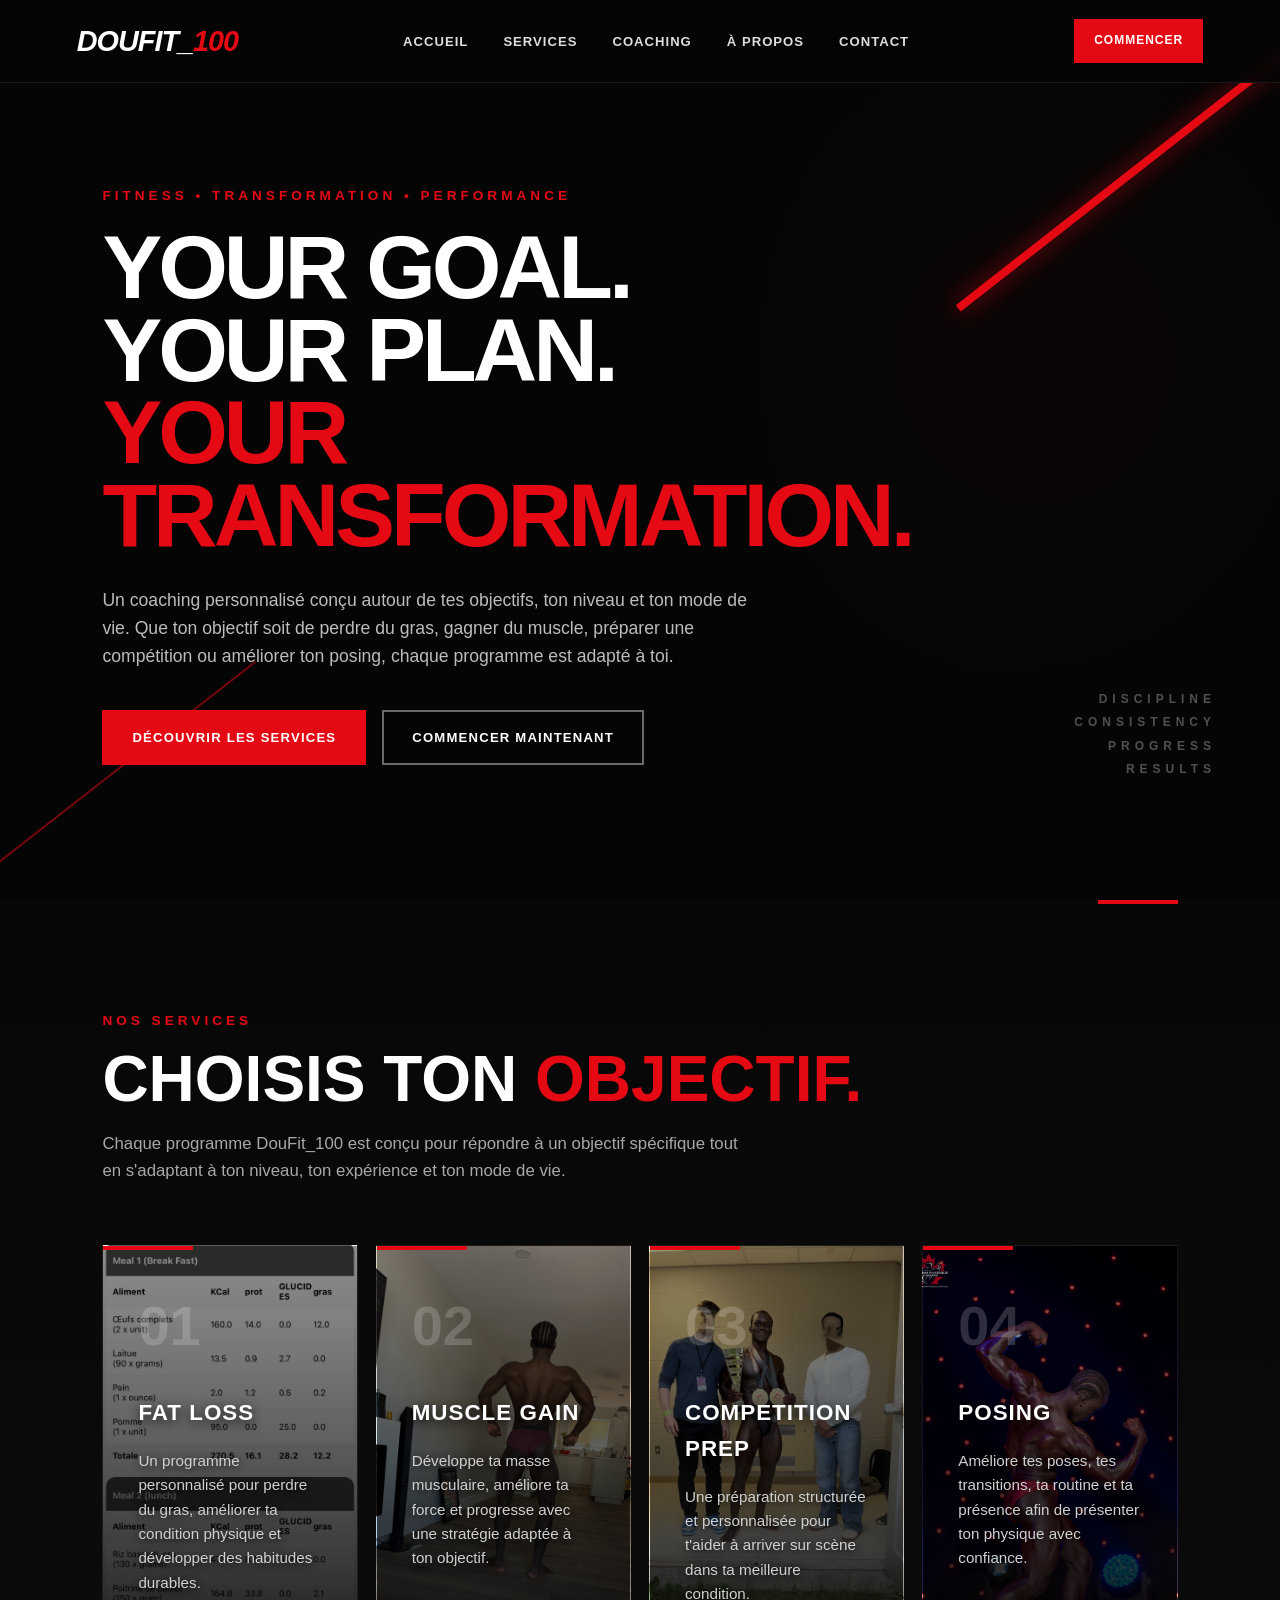
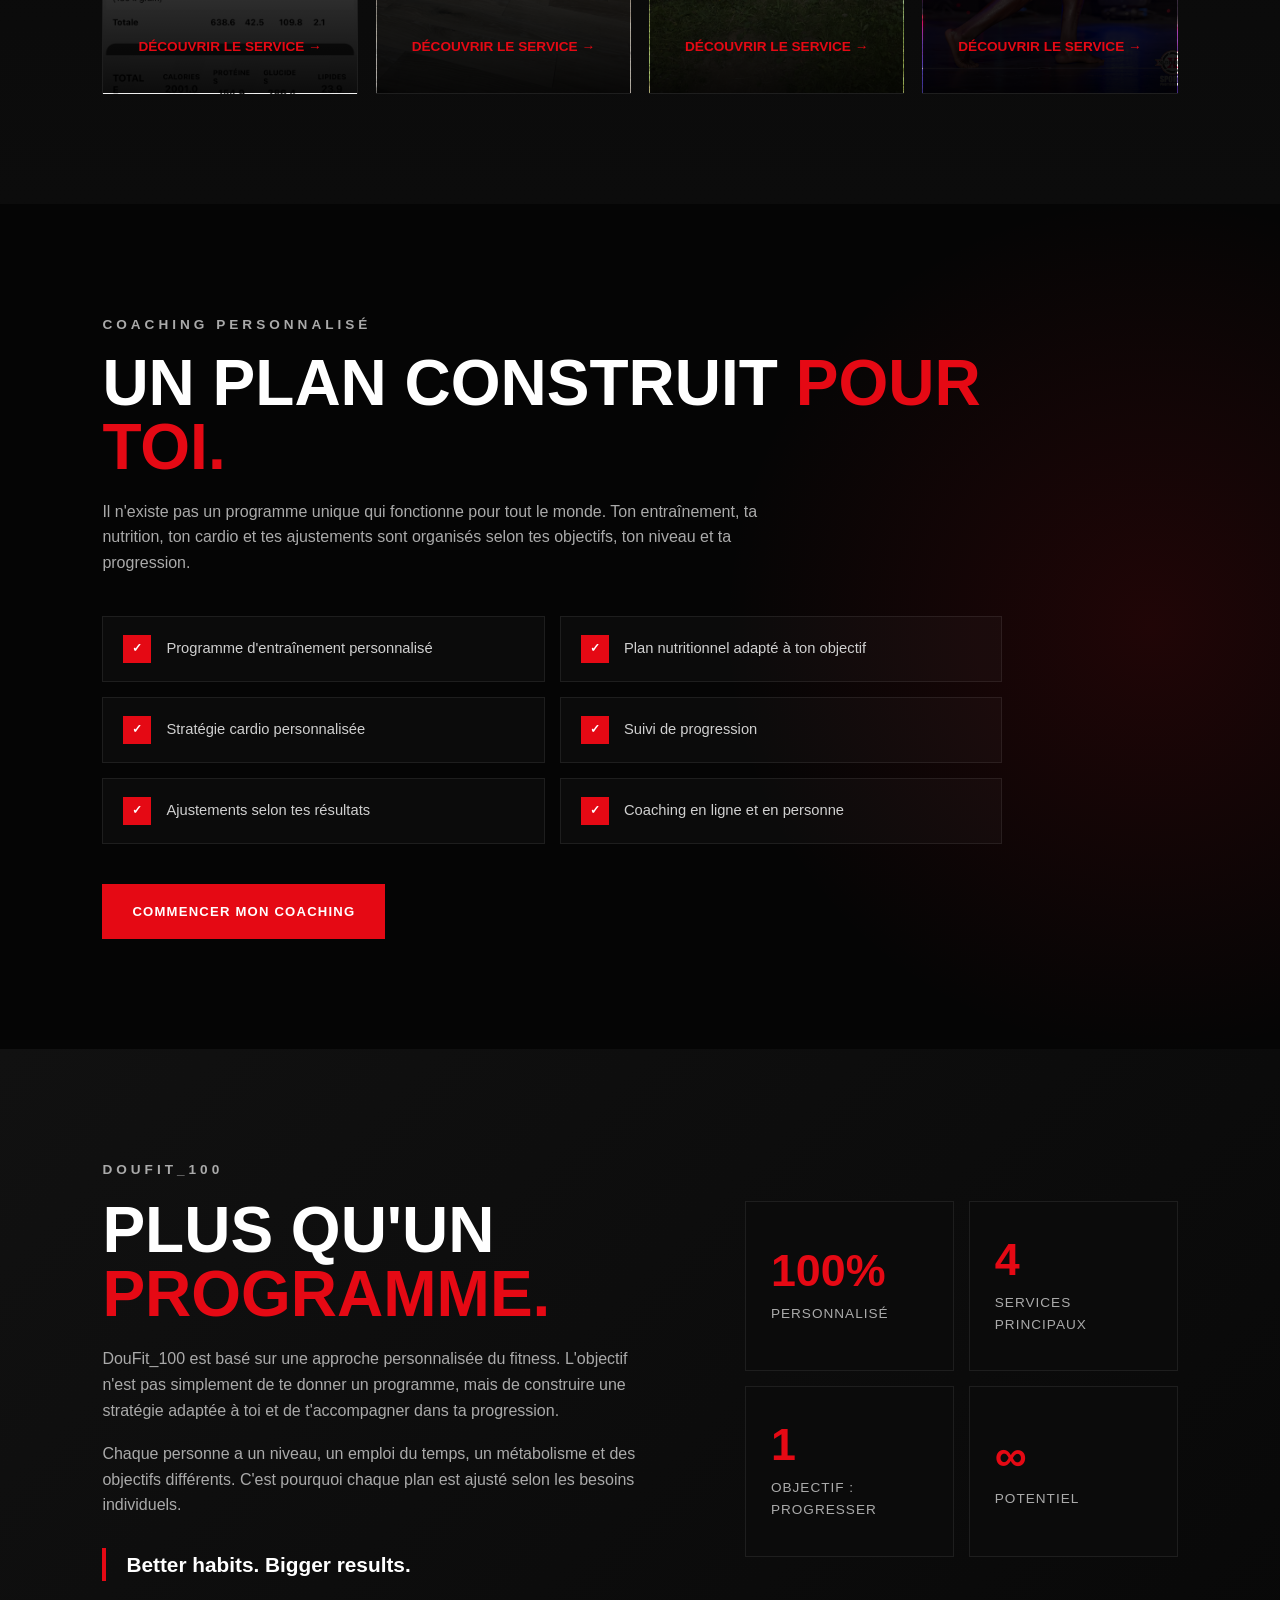
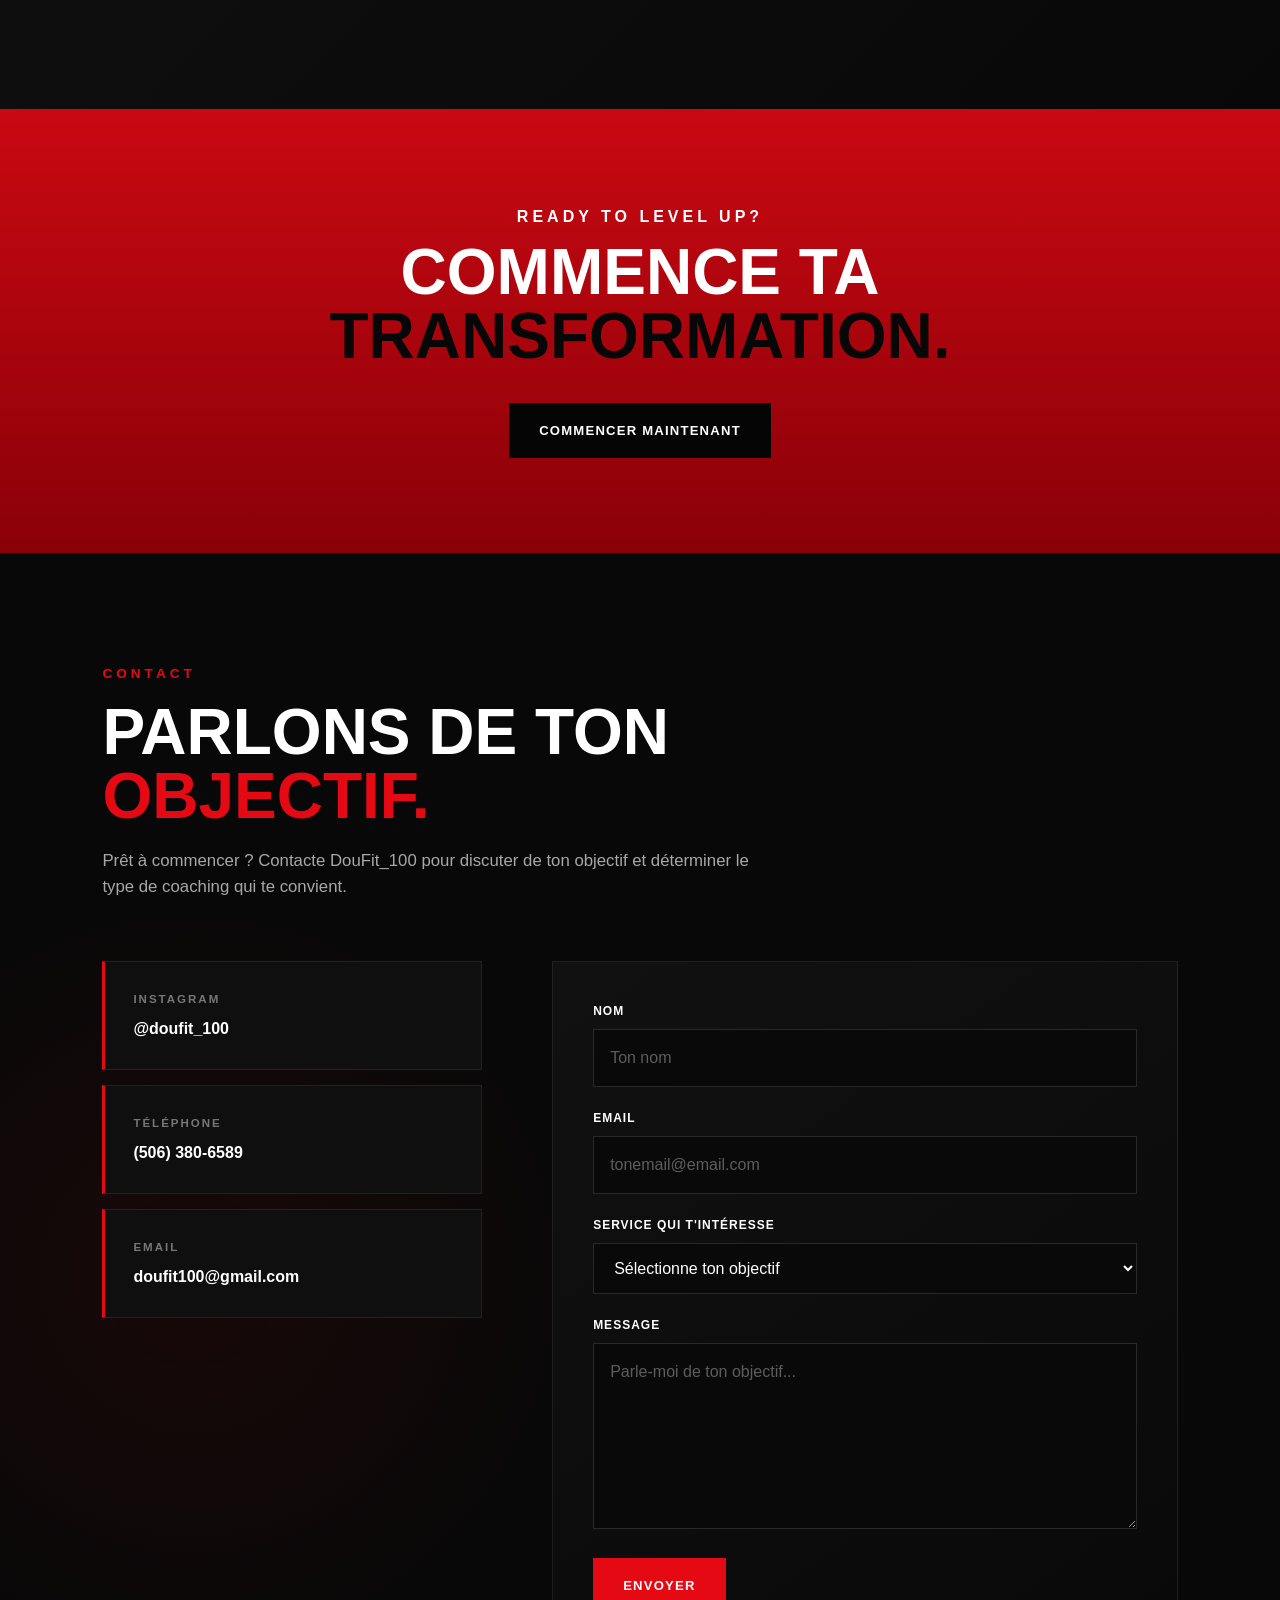
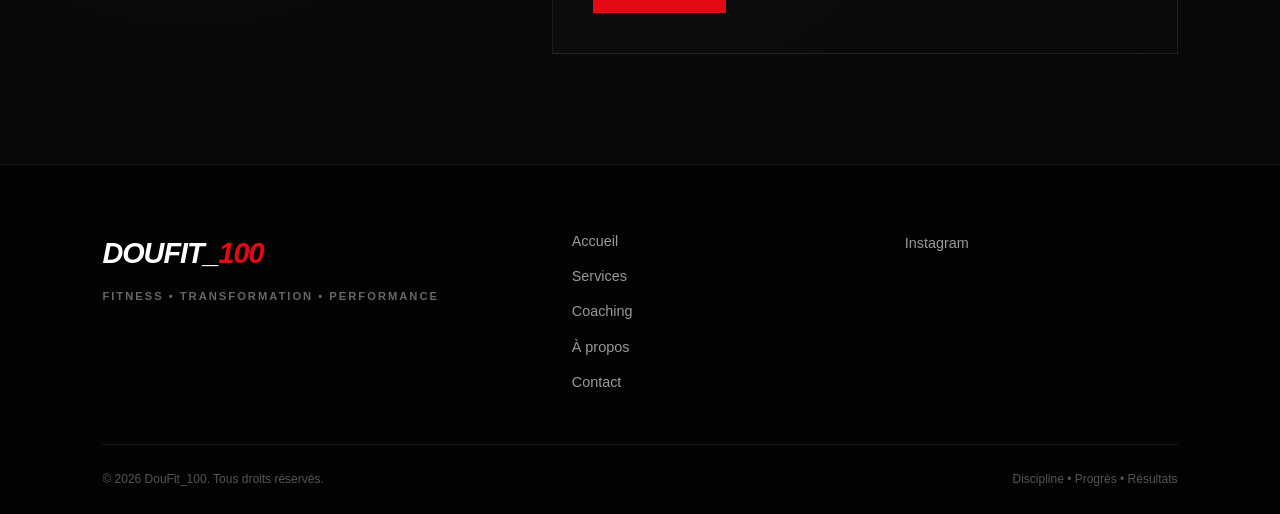
<file: index.html>
<!DOCTYPE html>
<html lang="fr">

<head>

    <meta charset="UTF-8">

    <meta
        name="viewport"
        content="width=device-width, initial-scale=1.0"
    >

    <title>DouFit_100 | Coaching Fitness</title>

    <meta
        name="description"
        content="DouFit_100 propose du coaching fitness personnalisé pour la perte de gras, le gain musculaire, la préparation aux compétitions et le posing."
    >

    <link rel="stylesheet" href="style.css">

</head>


<body>


    <!-- ======================================================
         HEADER
    ======================================================= -->

    <header class="header">

        <nav class="navbar">

            <a href="#home" class="logo">
                DOUFIT_<span>100</span>
            </a>


            <div class="nav-links">

                <a href="#home">
                    Accueil
                </a>

                <a href="#services">
                    Services
                </a>

                <a href="#coaching">
                    Coaching
                </a>

                <a href="#about">
                    À propos
                </a>

                <a href="#contact">
                    Contact
                </a>

            </div>


            <a
                href="#contact"
                class="nav-btn"
            >
                Commencer
            </a>

        </nav>

    </header>



    <!-- ======================================================
         HERO
    ======================================================= -->

    <section
        class="hero"
        id="home"
    >

        <div class="hero-content">

            <p class="hero-small-text">
                FITNESS • TRANSFORMATION • PERFORMANCE
            </p>


            <h1>

                YOUR GOAL.
                <br>

                YOUR PLAN.
                <br>

                <span>
                    YOUR TRANSFORMATION.
                </span>

            </h1>


            <p class="hero-description">

                Un coaching personnalisé conçu autour de tes
                objectifs, ton niveau et ton mode de vie.

                Que ton objectif soit de perdre du gras,
                gagner du muscle, préparer une compétition
                ou améliorer ton posing, chaque programme
                est adapté à toi.

            </p>


            <div class="hero-buttons">

                <a
                    href="#services"
                    class="btn btn-primary"
                >
                    Découvrir les services
                </a>


                <a
                    href="#contact"
                    class="btn btn-secondary"
                >
                    Commencer maintenant
                </a>

            </div>

        </div>



        <div class="hero-side-text">

            <p>DISCIPLINE</p>

            <p>CONSISTENCY</p>

            <p>PROGRESS</p>

            <p>RESULTS</p>

        </div>

    </section>



    <!-- ======================================================
         SERVICES
    ======================================================= -->

    <section
        class="services"
        id="services"
    >

        <div class="section-header">

            <p class="section-label">
                NOS SERVICES
            </p>


            <h2>

                CHOISIS TON
                <span>OBJECTIF.</span>

            </h2>


            <p>

                Chaque programme DouFit_100 est conçu
                pour répondre à un objectif spécifique
                tout en s'adaptant à ton niveau,
                ton expérience et ton mode de vie.

            </p>

        </div>



        <div class="services-grid">


            <div class="service-card fat-loss">

                <span class="service-number">
                    01
                </span>


                <h3>
                    FAT LOSS
                </h3>


                <p>

                    Un programme personnalisé pour perdre
                    du gras, améliorer ta condition physique
                    et développer des habitudes durables.

                </p>


                <a href="fat-loss.html">
                    Découvrir le service →
                </a>

            </div>



            <div class="service-card muscle-gain">

                <span class="service-number">
                    02
                </span>


                <h3>
                    MUSCLE GAIN
                </h3>


                <p>

                    Développe ta masse musculaire,
                    améliore ta force et progresse
                    avec une stratégie adaptée
                    à ton objectif.

                </p>


                <a href="muscle-gain.html">
                    Découvrir le service →
                </a>

            </div>



            <div class="service-card competition-prep">

                <span class="service-number">
                    03
                </span>


                <h3>
                    COMPETITION PREP
                </h3>


                <p>

                    Une préparation structurée et personnalisée
                    pour t'aider à arriver sur scène
                    dans ta meilleure condition.

                </p>


                <a href="competition-prep.html">
                    Découvrir le service →
                </a>

            </div>



            <div class="service-card posing">

                <span class="service-number">
                    04
                </span>


                <h3>
                    POSING
                </h3>


                <p>

                    Améliore tes poses, tes transitions,
                    ta routine et ta présence afin
                    de présenter ton physique avec confiance.

                </p>


                <a href="posing.html">
                    Découvrir le service →
                </a>

            </div>


        </div>

    </section>



    <!-- ======================================================
         COACHING
    ======================================================= -->

    <section
        class="coaching"
        id="coaching"
    >

        <div class="coaching-content">

            <p class="section-label">
                COACHING PERSONNALISÉ
            </p>


            <h2>

                UN PLAN CONSTRUIT
                <span>POUR TOI.</span>

            </h2>


            <p>

                Il n'existe pas un programme unique
                qui fonctionne pour tout le monde.

                Ton entraînement, ta nutrition, ton cardio
                et tes ajustements sont organisés selon
                tes objectifs, ton niveau et ta progression.

            </p>



            <div class="coaching-features">


                <div class="feature">

                    <span>✓</span>

                    <p>
                        Programme d'entraînement personnalisé
                    </p>

                </div>


                <div class="feature">

                    <span>✓</span>

                    <p>
                        Plan nutritionnel adapté à ton objectif
                    </p>

                </div>


                <div class="feature">

                    <span>✓</span>

                    <p>
                        Stratégie cardio personnalisée
                    </p>

                </div>


                <div class="feature">

                    <span>✓</span>

                    <p>
                        Suivi de progression
                    </p>

                </div>


                <div class="feature">

                    <span>✓</span>

                    <p>
                        Ajustements selon tes résultats
                    </p>

                </div>


                <div class="feature">

                    <span>✓</span>

                    <p>
                        Coaching en ligne et en personne
                    </p>

                </div>


            </div>



            <a
                href="#contact"
                class="btn btn-primary"
            >
                Commencer mon coaching
            </a>

        </div>

    </section>



    <!-- ======================================================
         ABOUT
    ======================================================= -->

    <section
        class="about"
        id="about"
    >

        <div class="about-content">


            <div class="about-text">

                <p class="section-label">
                    DOUFIT_100
                </p>


                <h2>

                    PLUS QU'UN
                    <span>PROGRAMME.</span>

                </h2>


                <p>

                    DouFit_100 est basé sur une approche
                    personnalisée du fitness.

                    L'objectif n'est pas simplement
                    de te donner un programme,
                    mais de construire une stratégie
                    adaptée à toi et de t'accompagner
                    dans ta progression.

                </p>


                <p>

                    Chaque personne a un niveau,
                    un emploi du temps, un métabolisme
                    et des objectifs différents.

                    C'est pourquoi chaque plan est ajusté
                    selon les besoins individuels.

                </p>


                <p class="about-highlight">
                    Better habits. Bigger results.
                </p>

            </div>



            <div class="about-stats">


                <div class="stat">

                    <h3>100%</h3>

                    <p>
                        Personnalisé
                    </p>

                </div>


                <div class="stat">

                    <h3>4</h3>

                    <p>
                        Services principaux
                    </p>

                </div>


                <div class="stat">

                    <h3>1</h3>

                    <p>
                        Objectif : progresser
                    </p>

                </div>


                <div class="stat">

                    <h3>∞</h3>

                    <p>
                        Potentiel
                    </p>

                </div>


            </div>

        </div>

    </section>



    <!-- ======================================================
         CTA
    ======================================================= -->

    <section class="cta">

        <div class="cta-content">

            <p>
                READY TO LEVEL UP?
            </p>


            <h2>

                COMMENCE TA
                <span>TRANSFORMATION.</span>

            </h2>


            <a
                href="#contact"
                class="btn btn-primary"
            >
                Commencer maintenant
            </a>

        </div>

    </section>



    <!-- ======================================================
         CONTACT
    ======================================================= -->

    <section
        class="contact"
        id="contact"
    >

        <div class="section-header">

            <p class="section-label">
                CONTACT
            </p>


            <h2>

                PARLONS DE TON
                <span>OBJECTIF.</span>

            </h2>


            <p>

                Prêt à commencer ?

                Contacte DouFit_100 pour discuter
                de ton objectif et déterminer
                le type de coaching qui te convient.

            </p>

        </div>



        <div class="contact-container">


            <!-- CONTACT INFO -->

            <div class="contact-info">


                <div class="contact-item">

                    <h3>
                        Instagram
                    </h3>

                    <a
                        href="https://www.instagram.com/doufit_100/"
                        target="_blank"
                        rel="noopener noreferrer"
                    >
                        @doufit_100
                    </a>

                </div>



                <div class="contact-item">

                    <h3>
                        Téléphone
                    </h3>

                    <a href="tel:+15063806589">
                        (506) 380-6589
                    </a>

                </div>



                <div class="contact-item">

                    <h3>
                        Email
                    </h3>

                    <a href="mailto:doufit100@gmail.com">
                        doufit100@gmail.com
                    </a>

                </div>


            </div>



            <!-- ==================================================
                 CONTACT FORM - FORMSPREE
            =================================================== -->

            <form
                class="contact-form"
                id="contact-form"
                action="https://formspree.io/f/mppwzgrb"
                method="POST"
            >


                <!-- NOM -->

                <div class="form-group">

                    <label for="name">
                        Nom
                    </label>


                    <input
                        type="text"
                        id="name"
                        name="Nom"
                        placeholder="Ton nom"
                        autocomplete="name"
                        required
                    >

                </div>



                <!-- EMAIL -->

                <div class="form-group">

                    <label for="email">
                        Email
                    </label>


                    <input
                        type="email"
                        id="email"
                        name="Email"
                        placeholder="tonemail@email.com"
                        autocomplete="email"
                        required
                    >

                </div>



                <!-- SERVICE -->

                <div class="form-group">

                    <label for="goal">
                        Service qui t'intéresse
                    </label>


                    <select
                        id="goal"
                        name="Service"
                        required
                    >

                        <option value="">
                            Sélectionne ton objectif
                        </option>


                        <option value="fat-loss">
                            Fat Loss
                        </option>


                        <option value="muscle-gain">
                            Muscle Gain
                        </option>


                        <option value="competition-prep">
                            Competition Prep
                        </option>


                        <option value="posing">
                            Posing
                        </option>


                        <option value="other">
                            Autre
                        </option>

                    </select>

                </div>



                <!-- MESSAGE -->

                <div class="form-group">

                    <label for="message">
                        Message
                    </label>


                    <textarea
                        id="message"
                        name="Message"
                        rows="6"
                        placeholder="Parle-moi de ton objectif..."
                        required
                    ></textarea>

                </div>



                <!-- SUBMIT -->

                <button
                    type="submit"
                    class="btn btn-primary"
                >
                    Envoyer
                </button>


            </form>


        </div>

    </section>



    <!-- ======================================================
         FOOTER
    ======================================================= -->

    <footer class="footer">


        <div class="footer-content">


            <div class="footer-brand">

                <a
                    href="#home"
                    class="logo"
                >
                    DOUFIT_<span>100</span>
                </a>


                <p>
                    FITNESS • TRANSFORMATION • PERFORMANCE
                </p>

            </div>



            <div class="footer-links">

                <a href="#home">
                    Accueil
                </a>

                <a href="#services">
                    Services
                </a>

                <a href="#coaching">
                    Coaching
                </a>

                <a href="#about">
                    À propos
                </a>

                <a href="#contact">
                    Contact
                </a>

            </div>



            <div class="footer-social">

                <a
                    href="https://www.instagram.com/doufit_100/"
                    target="_blank"
                    rel="noopener noreferrer"
                >
                    Instagram
                </a>

            </div>


        </div>



        <div class="footer-bottom">

            <p>
                © 2026 DouFit_100. Tous droits réservés.
            </p>


            <p>
                Discipline • Progrès • Résultats
            </p>

        </div>


    </footer>



    <!-- ======================================================
         JAVASCRIPT
    ======================================================= -->

    <script src="script.js"></script>


</body>

</html>
</file>
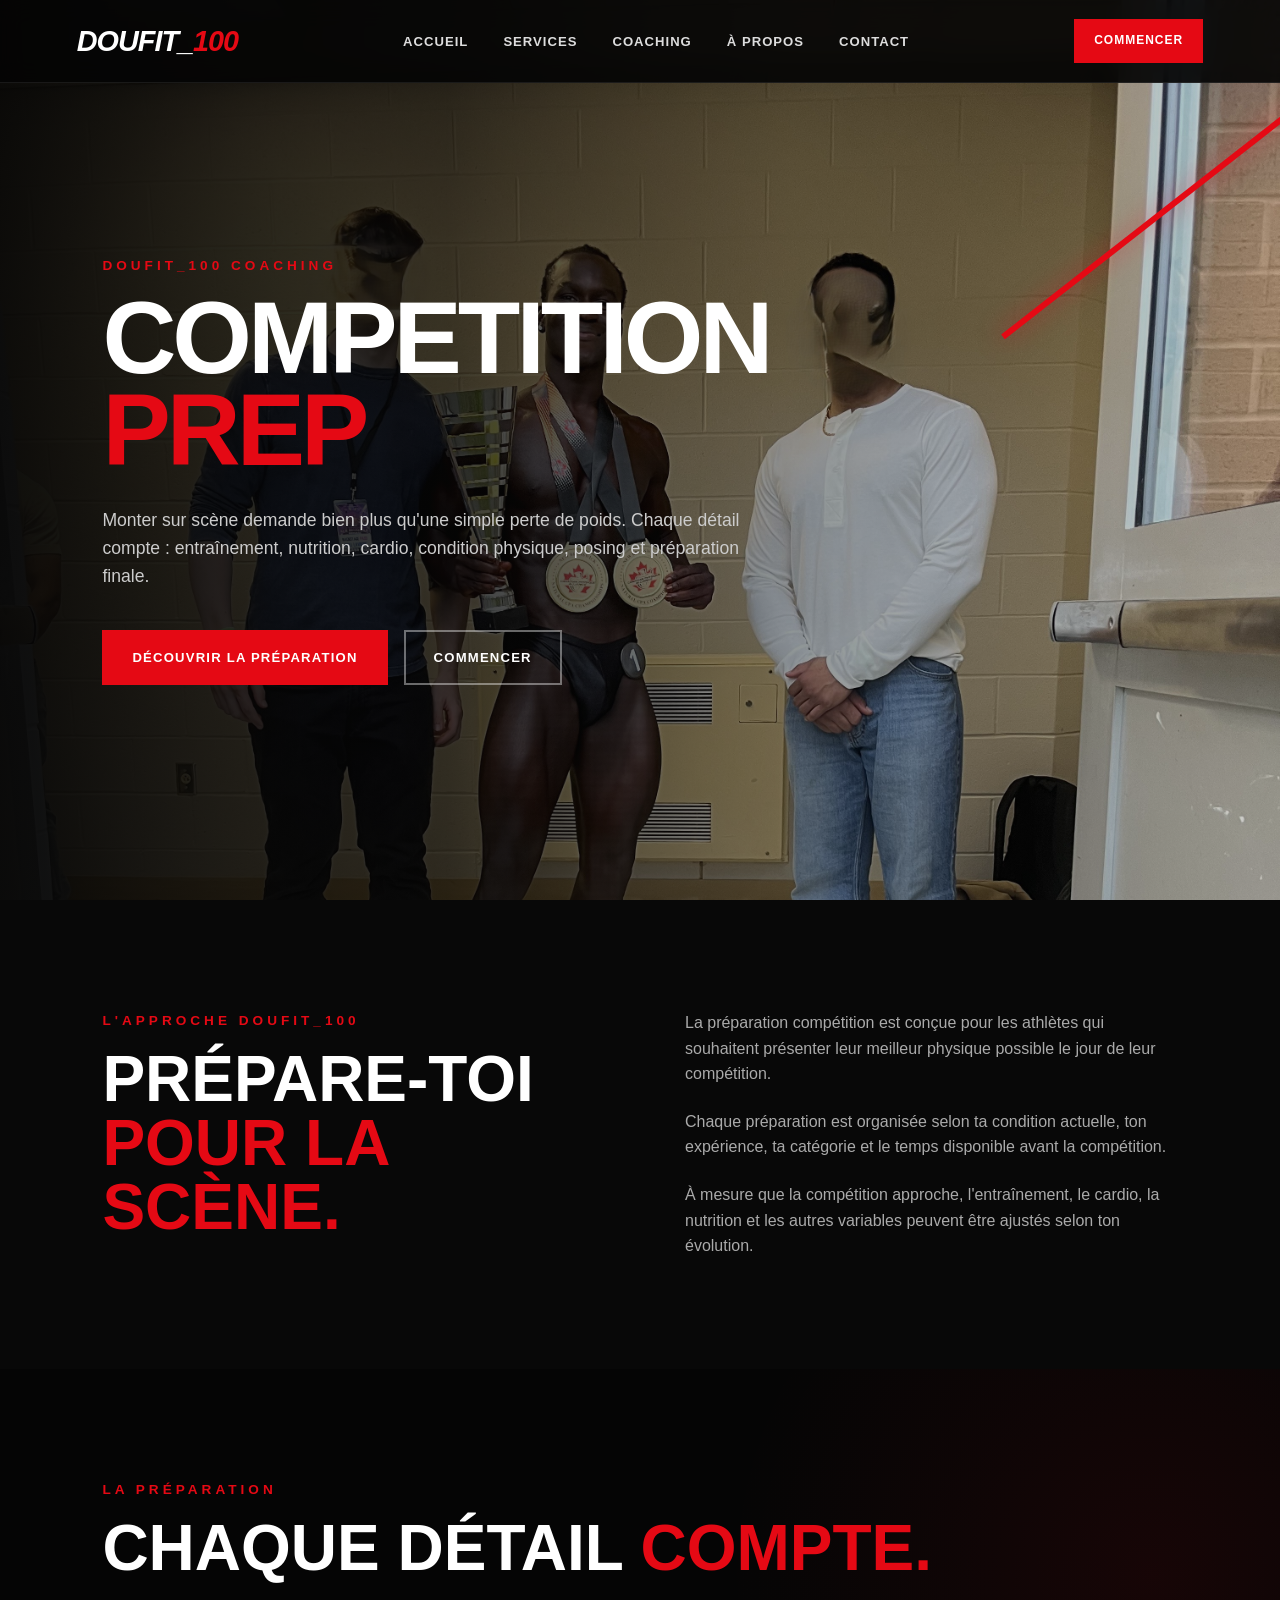
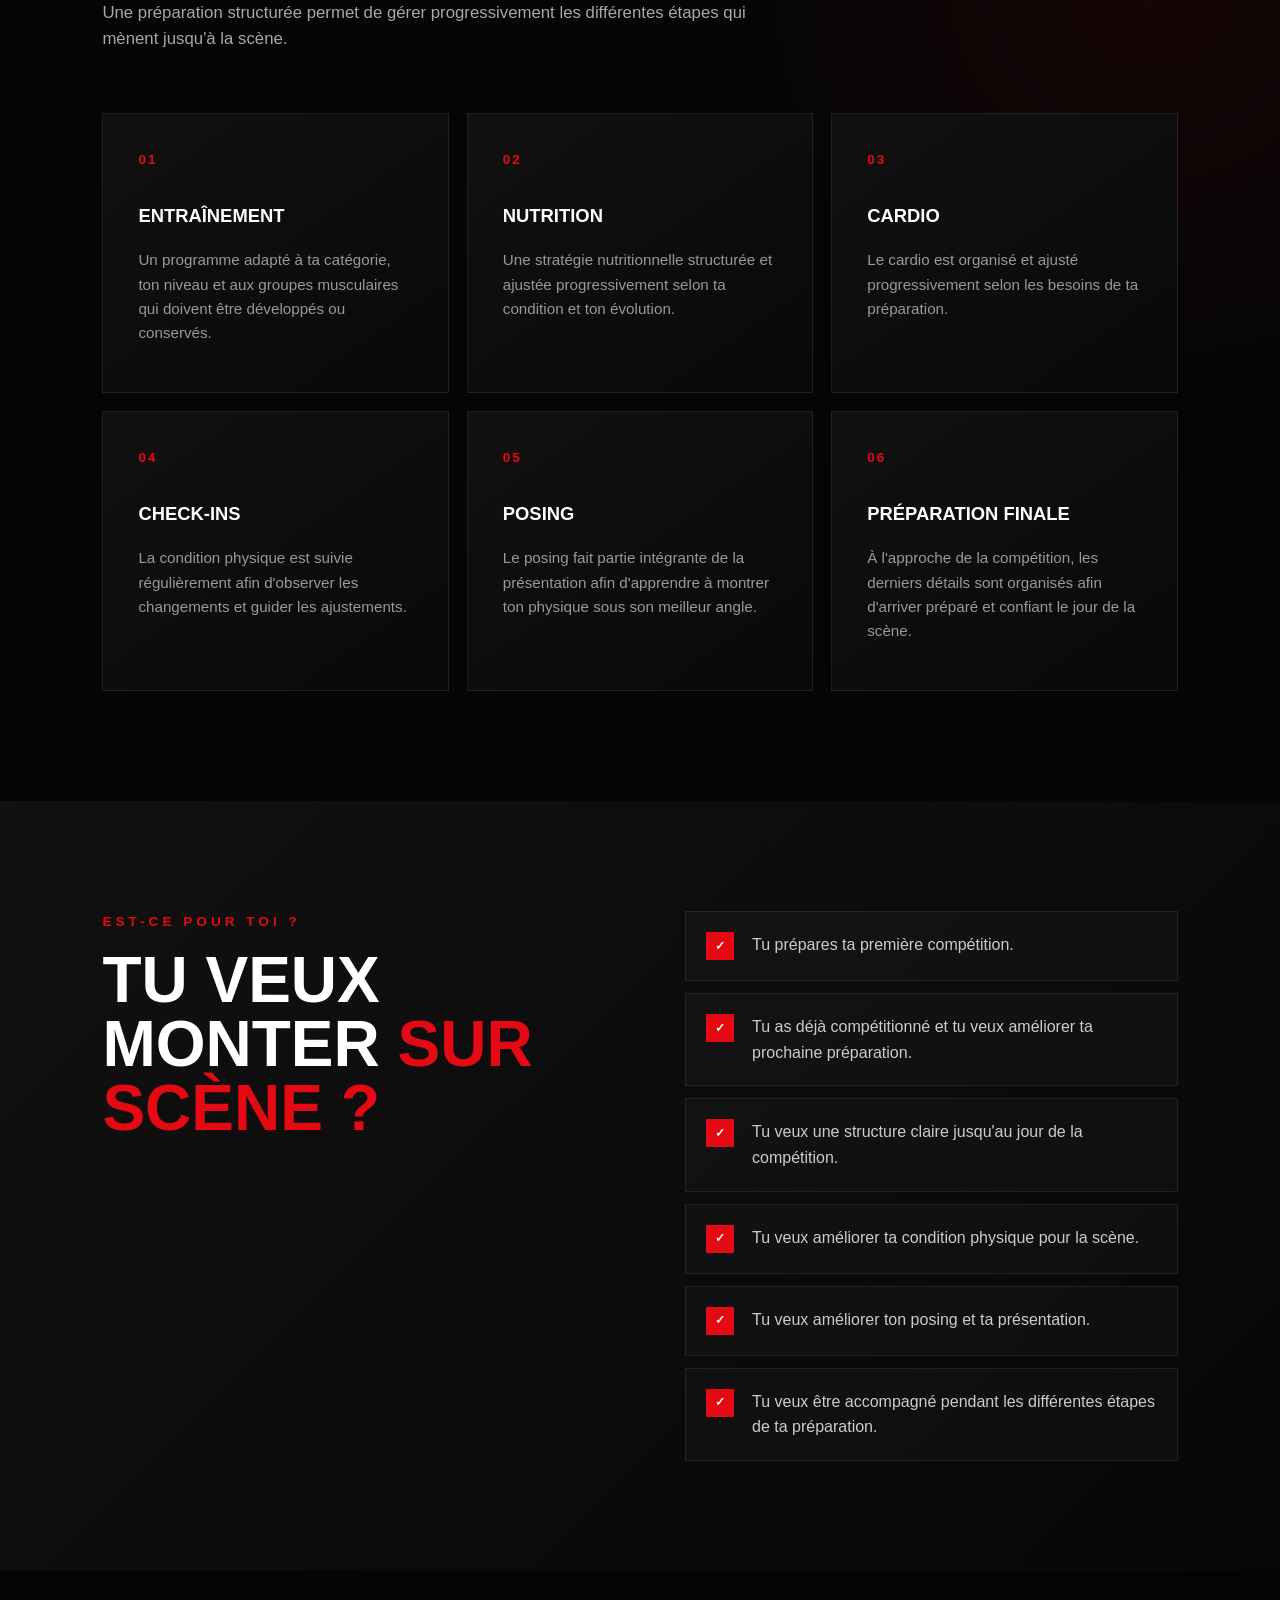
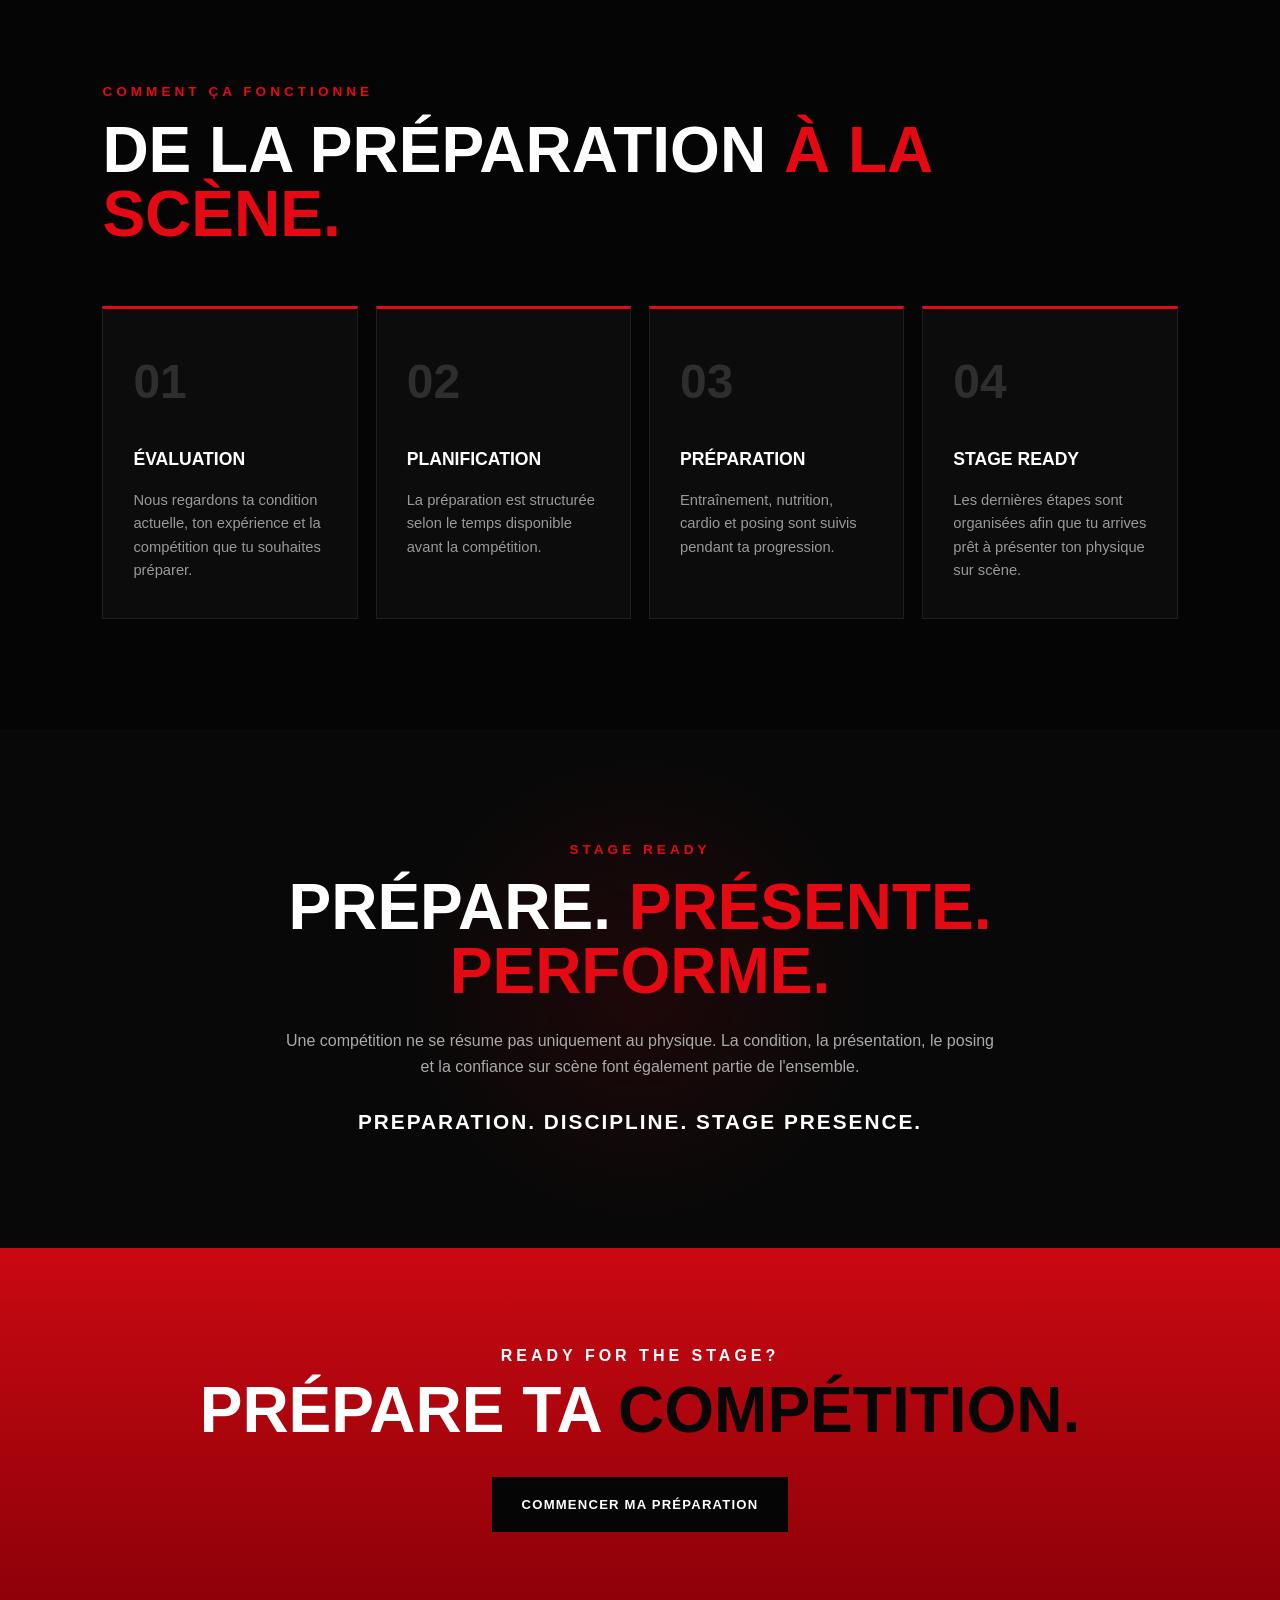
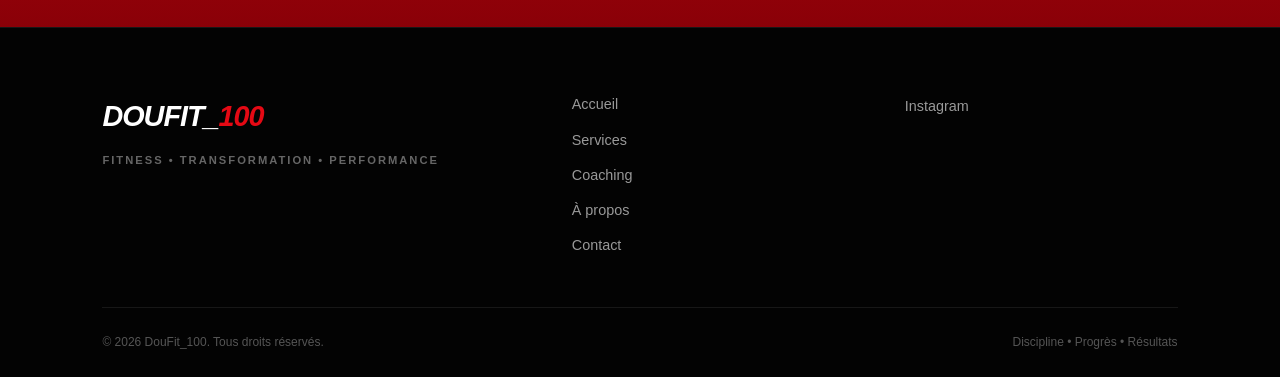
<file: competition-prep.html>
<!DOCTYPE html>
<html lang="fr">

<head>

    <meta charset="UTF-8">

    <meta
        name="viewport"
        content="width=device-width, initial-scale=1.0"
    >

    <title>Competition Prep | DouFit_100</title>

    <meta
        name="description"
        content="Préparation compétition personnalisée avec DouFit_100 : entraînement, nutrition, cardio, posing, suivi de condition et préparation à la scène."
    >

    <link rel="stylesheet" href="style.css">

</head>


<body>


    <!-- ======================================================
         HEADER
    ======================================================= -->

    <header class="header">

        <nav class="navbar">

            <a href="index.html" class="logo">
                DOUFIT_<span>100</span>
            </a>


            <div class="nav-links">

                <a href="index.html">
                    Accueil
                </a>

                <a href="index.html#services">
                    Services
                </a>

                <a href="index.html#coaching">
                    Coaching
                </a>

                <a href="index.html#about">
                    À propos
                </a>

                <a href="index.html#contact">
                    Contact
                </a>

            </div>


            <a
                href="index.html?service=competition-prep#contact"
                class="nav-btn"
            >
                Commencer
            </a>

        </nav>

    </header>



    <!-- ======================================================
         HERO
    ======================================================= -->

    <section class="service-page-hero competition-prep-hero">

        <div class="service-page-hero-content">

            <p class="section-label">
                DOUFIT_100 COACHING
            </p>


            <h1>

                COMPETITION
                <span>PREP</span>

            </h1>


            <p class="service-page-intro">

                Monter sur scène demande bien plus qu'une
                simple perte de poids.

                Chaque détail compte : entraînement,
                nutrition, cardio, condition physique,
                posing et préparation finale.

            </p>


            <div class="hero-buttons">

                <a
                    href="#programme"
                    class="btn btn-primary"
                >
                    Découvrir la préparation
                </a>


                <a
                    href="index.html?service=competition-prep#contact"
                    class="btn btn-secondary"
                >
                    Commencer
                </a>

            </div>

        </div>

    </section>



    <!-- ======================================================
         INTRODUCTION
    ======================================================= -->

    <section
        class="service-introduction"
        id="programme"
    >

        <div class="service-intro-grid">


            <div>

                <p class="section-label">
                    L'APPROCHE DOUFIT_100
                </p>


                <h2>

                    PRÉPARE-TOI
                    <span>POUR LA SCÈNE.</span>

                </h2>

            </div>


            <div class="service-intro-text">

                <p>

                    La préparation compétition est conçue
                    pour les athlètes qui souhaitent présenter
                    leur meilleur physique possible le jour
                    de leur compétition.

                </p>


                <p>

                    Chaque préparation est organisée selon
                    ta condition actuelle, ton expérience,
                    ta catégorie et le temps disponible avant
                    la compétition.

                </p>


                <p>

                    À mesure que la compétition approche,
                    l'entraînement, le cardio, la nutrition
                    et les autres variables peuvent être
                    ajustés selon ton évolution.

                </p>

            </div>


        </div>

    </section>



    <!-- ======================================================
         CE QUI EST INCLUS
    ======================================================= -->

    <section class="service-details">

        <div class="section-header">

            <p class="section-label">
                LA PRÉPARATION
            </p>


            <h2>

                CHAQUE DÉTAIL
                <span>COMPTE.</span>

            </h2>


            <p>

                Une préparation structurée permet de gérer
                progressivement les différentes étapes
                qui mènent jusqu'à la scène.

            </p>

        </div>



        <div class="service-detail-grid">


            <div class="detail-card">

                <span class="detail-number">
                    01
                </span>

                <h3>
                    ENTRAÎNEMENT
                </h3>

                <p>

                    Un programme adapté à ta catégorie,
                    ton niveau et aux groupes musculaires
                    qui doivent être développés ou conservés.

                </p>

            </div>



            <div class="detail-card">

                <span class="detail-number">
                    02
                </span>

                <h3>
                    NUTRITION
                </h3>

                <p>

                    Une stratégie nutritionnelle structurée
                    et ajustée progressivement selon ta
                    condition et ton évolution.

                </p>

            </div>



            <div class="detail-card">

                <span class="detail-number">
                    03
                </span>

                <h3>
                    CARDIO
                </h3>

                <p>

                    Le cardio est organisé et ajusté
                    progressivement selon les besoins
                    de ta préparation.

                </p>

            </div>



            <div class="detail-card">

                <span class="detail-number">
                    04
                </span>

                <h3>
                    CHECK-INS
                </h3>

                <p>

                    La condition physique est suivie
                    régulièrement afin d'observer
                    les changements et guider
                    les ajustements.

                </p>

            </div>



            <div class="detail-card">

                <span class="detail-number">
                    05
                </span>

                <h3>
                    POSING
                </h3>

                <p>

                    Le posing fait partie intégrante
                    de la présentation afin d'apprendre
                    à montrer ton physique sous
                    son meilleur angle.

                </p>

            </div>



            <div class="detail-card">

                <span class="detail-number">
                    06
                </span>

                <h3>
                    PRÉPARATION FINALE
                </h3>

                <p>

                    À l'approche de la compétition,
                    les derniers détails sont organisés
                    afin d'arriver préparé et confiant
                    le jour de la scène.

                </p>

            </div>


        </div>

    </section>



    <!-- ======================================================
         POUR QUI
    ======================================================= -->

    <section class="service-for-who">

        <div class="for-who-container">


            <div class="for-who-title">

                <p class="section-label">
                    EST-CE POUR TOI ?
                </p>


                <h2>

                    TU VEUX MONTER
                    <span>SUR SCÈNE ?</span>

                </h2>

            </div>



            <div class="for-who-list">


                <div class="for-who-item">

                    <span>✓</span>

                    <p>
                        Tu prépares ta première compétition.
                    </p>

                </div>


                <div class="for-who-item">

                    <span>✓</span>

                    <p>
                        Tu as déjà compétitionné et tu veux améliorer ta prochaine préparation.
                    </p>

                </div>


                <div class="for-who-item">

                    <span>✓</span>

                    <p>
                        Tu veux une structure claire jusqu'au jour de la compétition.
                    </p>

                </div>


                <div class="for-who-item">

                    <span>✓</span>

                    <p>
                        Tu veux améliorer ta condition physique pour la scène.
                    </p>

                </div>


                <div class="for-who-item">

                    <span>✓</span>

                    <p>
                        Tu veux améliorer ton posing et ta présentation.
                    </p>

                </div>


                <div class="for-who-item">

                    <span>✓</span>

                    <p>
                        Tu veux être accompagné pendant les différentes étapes de ta préparation.
                    </p>

                </div>


            </div>

        </div>

    </section>



    <!-- ======================================================
         COMMENT ÇA FONCTIONNE
    ======================================================= -->

    <section class="service-process">

        <div class="section-header">

            <p class="section-label">
                COMMENT ÇA FONCTIONNE
            </p>


            <h2>

                DE LA PRÉPARATION
                <span>À LA SCÈNE.</span>

            </h2>

        </div>



        <div class="process-grid">


            <div class="process-card">

                <span>
                    01
                </span>

                <h3>
                    ÉVALUATION
                </h3>

                <p>

                    Nous regardons ta condition actuelle,
                    ton expérience et la compétition
                    que tu souhaites préparer.

                </p>

            </div>



            <div class="process-card">

                <span>
                    02
                </span>

                <h3>
                    PLANIFICATION
                </h3>

                <p>

                    La préparation est structurée
                    selon le temps disponible
                    avant la compétition.

                </p>

            </div>



            <div class="process-card">

                <span>
                    03
                </span>

                <h3>
                    PRÉPARATION
                </h3>

                <p>

                    Entraînement, nutrition, cardio
                    et posing sont suivis pendant
                    ta progression.

                </p>

            </div>



            <div class="process-card">

                <span>
                    04
                </span>

                <h3>
                    STAGE READY
                </h3>

                <p>

                    Les dernières étapes sont organisées
                    afin que tu arrives prêt à présenter
                    ton physique sur scène.

                </p>

            </div>


        </div>

    </section>



    <!-- ======================================================
         PHILOSOPHIE
    ======================================================= -->

    <section class="service-philosophy">

        <div class="philosophy-content">

            <p class="section-label">
                STAGE READY
            </p>


            <h2>

                PRÉPARE.
                <span>PRÉSENTE. PERFORME.</span>

            </h2>


            <p>

                Une compétition ne se résume pas
                uniquement au physique.

                La condition, la présentation,
                le posing et la confiance sur scène
                font également partie de l'ensemble.

            </p>


            <p class="philosophy-highlight">

                Preparation.
                Discipline.
                Stage presence.

            </p>

        </div>

    </section>



    <!-- ======================================================
         CTA
    ======================================================= -->

    <section class="cta">

        <div class="cta-content">

            <p>
                READY FOR THE STAGE?
            </p>


            <h2>

                PRÉPARE TA
                <span>COMPÉTITION.</span>

            </h2>


            <a
                href="index.html?service=competition-prep#contact"
                class="btn btn-primary"
            >
                Commencer ma préparation
            </a>

        </div>

    </section>



    <!-- ======================================================
         FOOTER
    ======================================================= -->

    <footer class="footer">

        <div class="footer-content">


            <div class="footer-brand">

                <a
                    href="index.html"
                    class="logo"
                >
                    DOUFIT_<span>100</span>
                </a>

                <p>
                    FITNESS • TRANSFORMATION • PERFORMANCE
                </p>

            </div>



            <div class="footer-links">

                <a href="index.html">
                    Accueil
                </a>

                <a href="index.html#services">
                    Services
                </a>

                <a href="index.html#coaching">
                    Coaching
                </a>

                <a href="index.html#about">
                    À propos
                </a>

                <a href="index.html#contact">
                    Contact
                </a>

            </div>



            <div class="footer-social">

                <a
                    href="https://www.instagram.com/doufit_100/"
                    target="_blank"
                    rel="noopener noreferrer"
                >
                    Instagram
                </a>

            </div>


        </div>



        <div class="footer-bottom">

            <p>
                © 2026 DouFit_100. Tous droits réservés.
            </p>

            <p>
                Discipline • Progrès • Résultats
            </p>

        </div>


    </footer>



    <script src="script.js"></script>


</body>

</html>
</file>
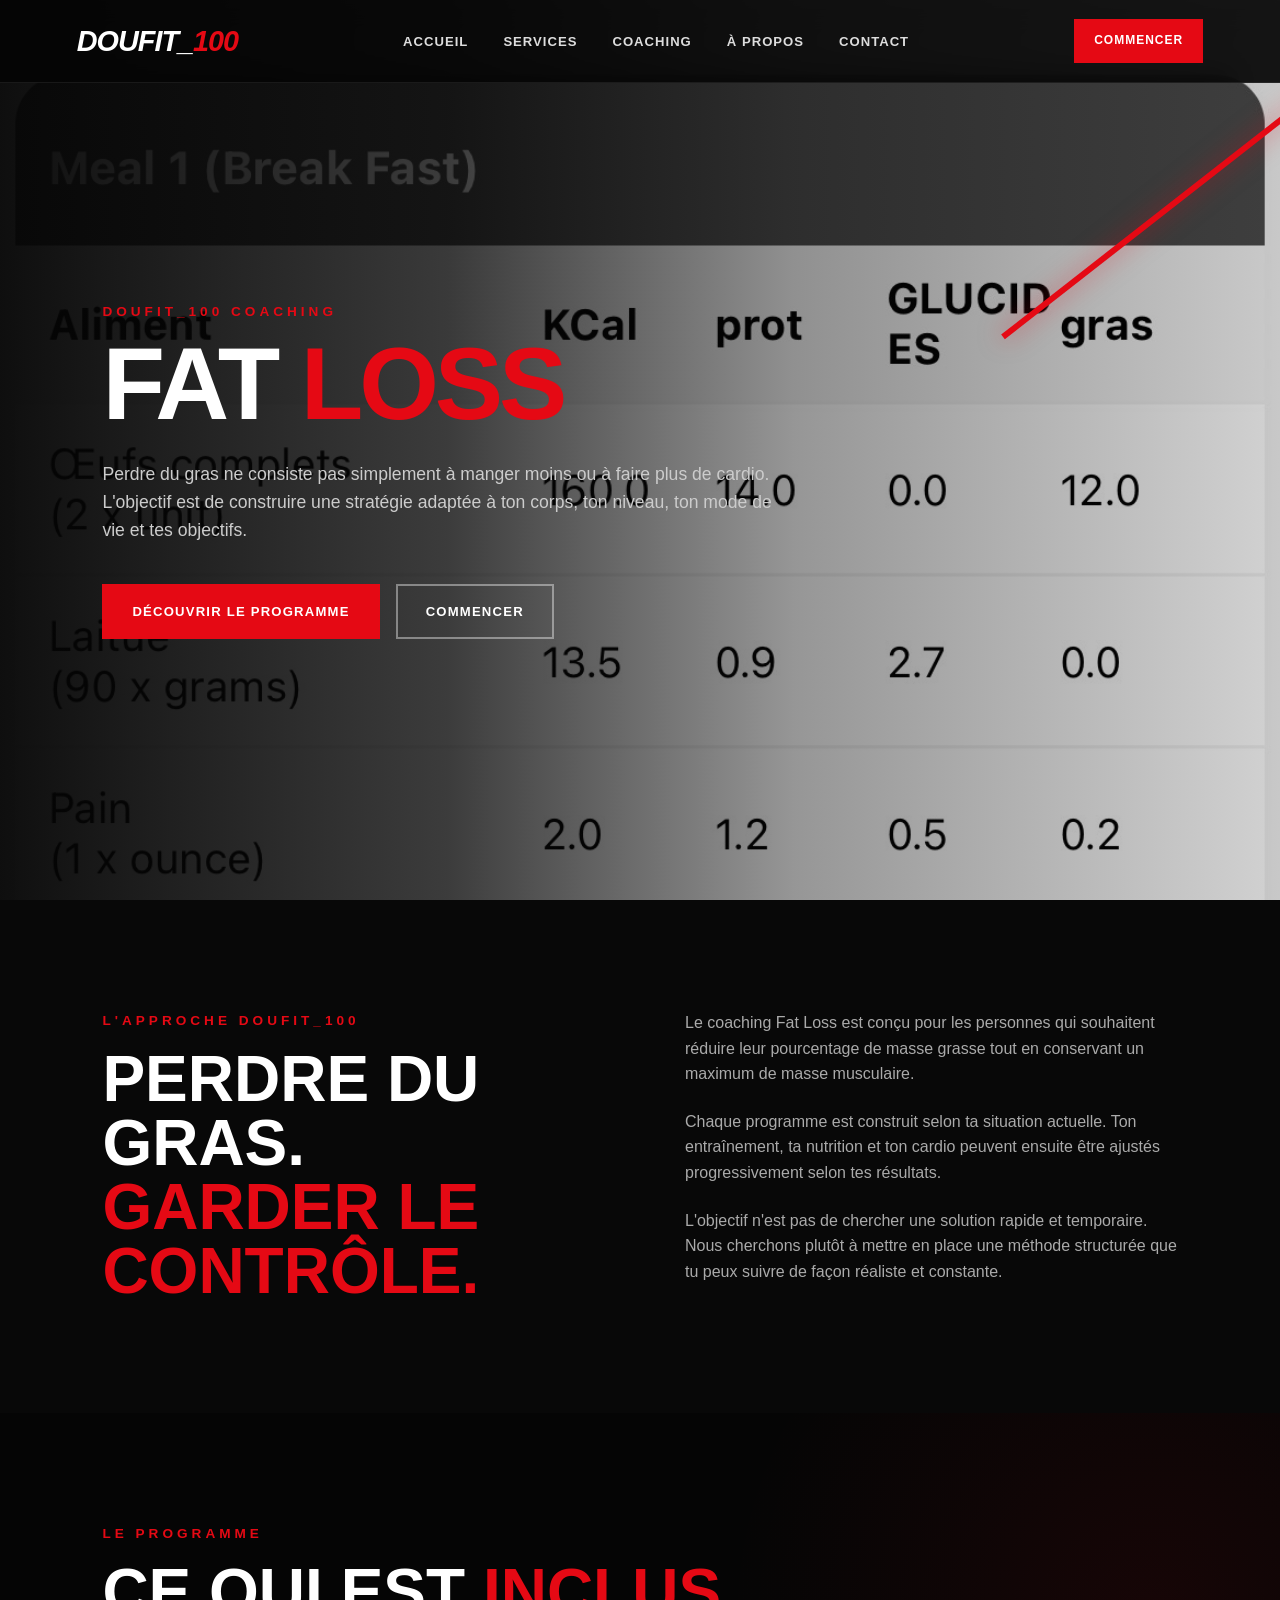
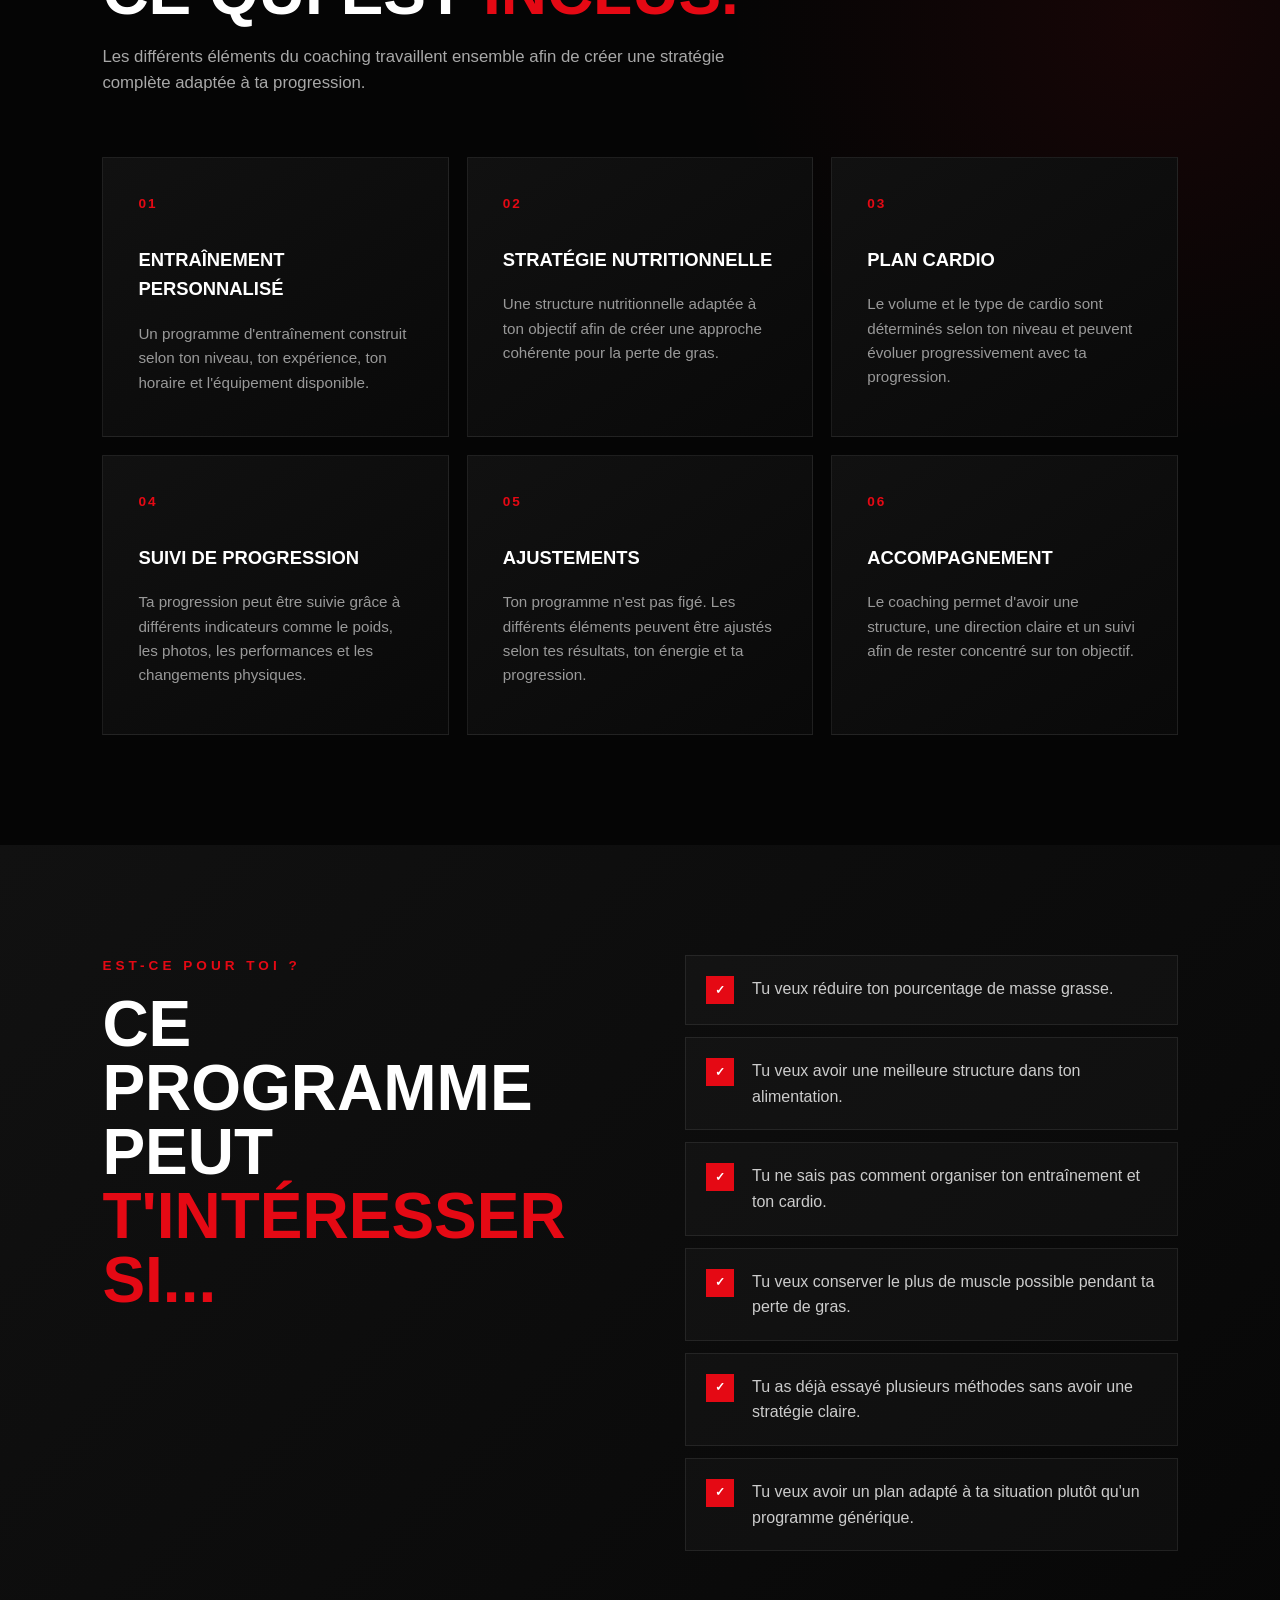
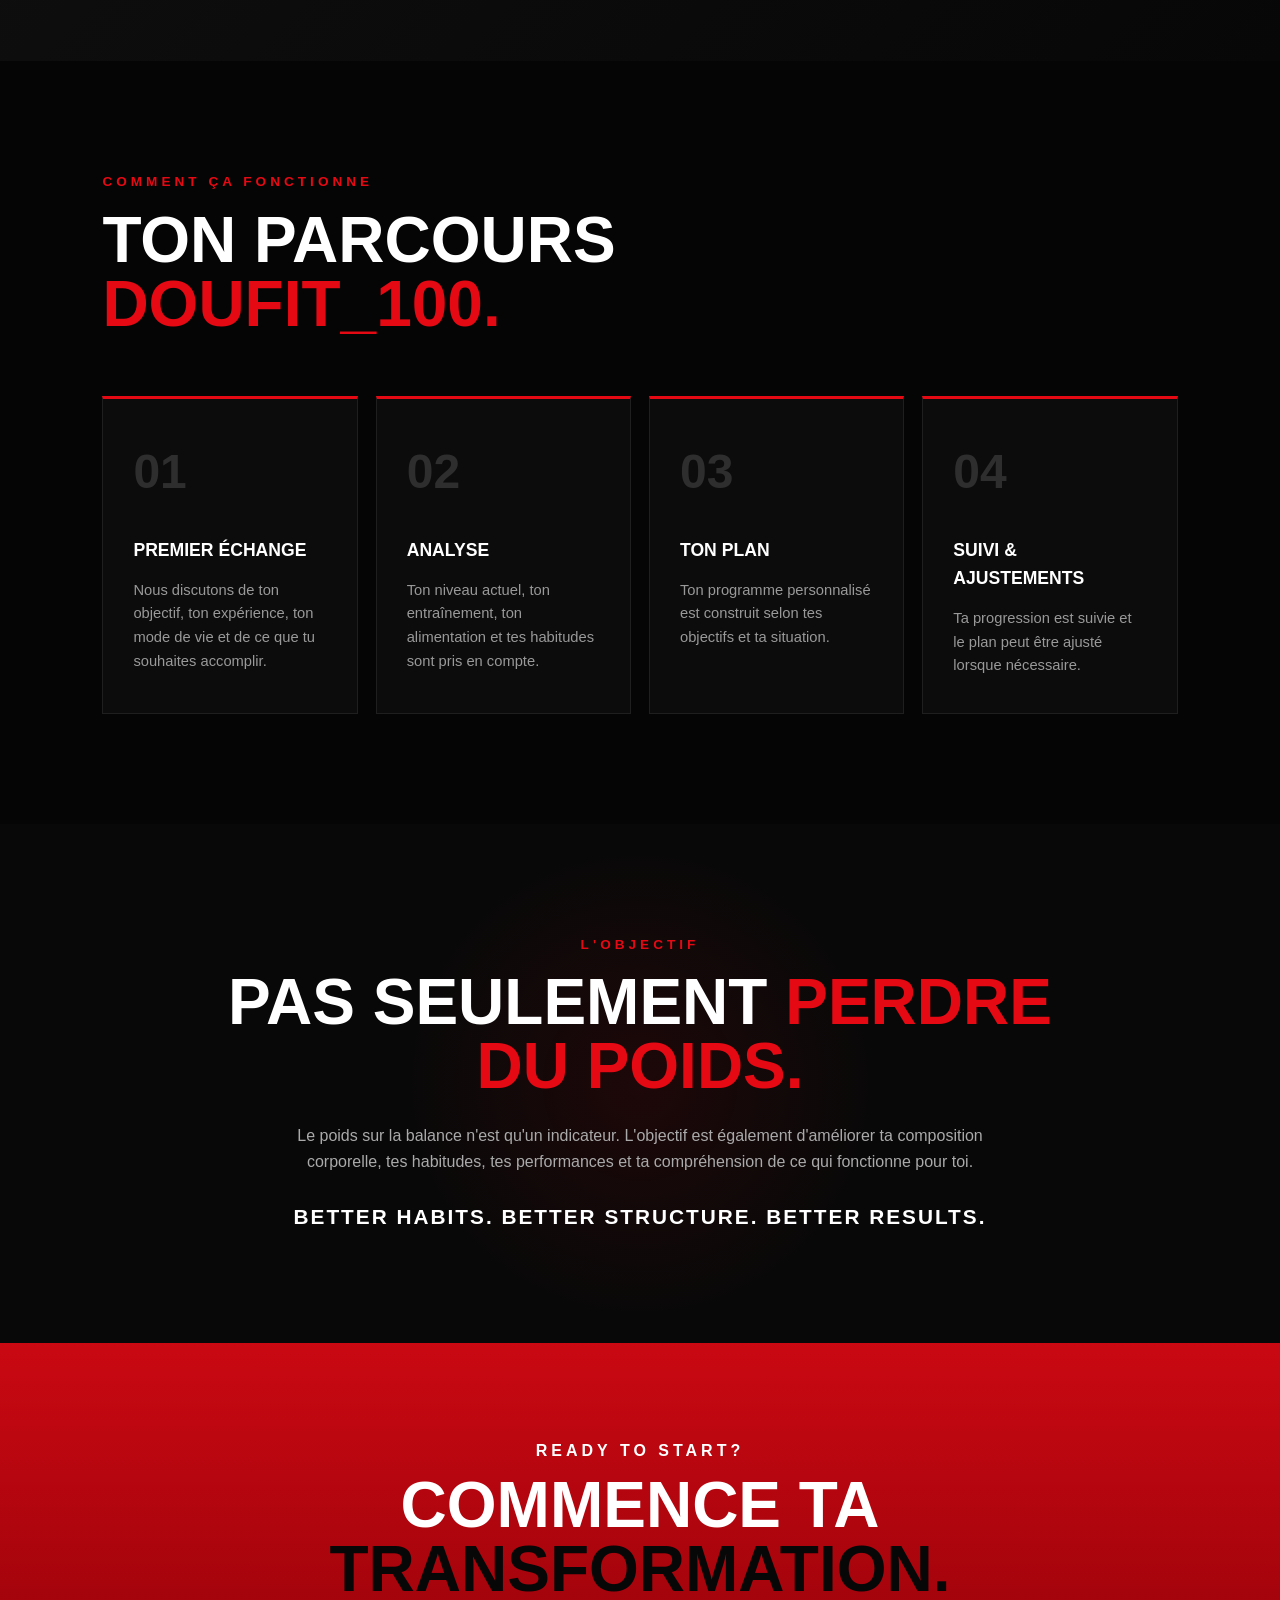
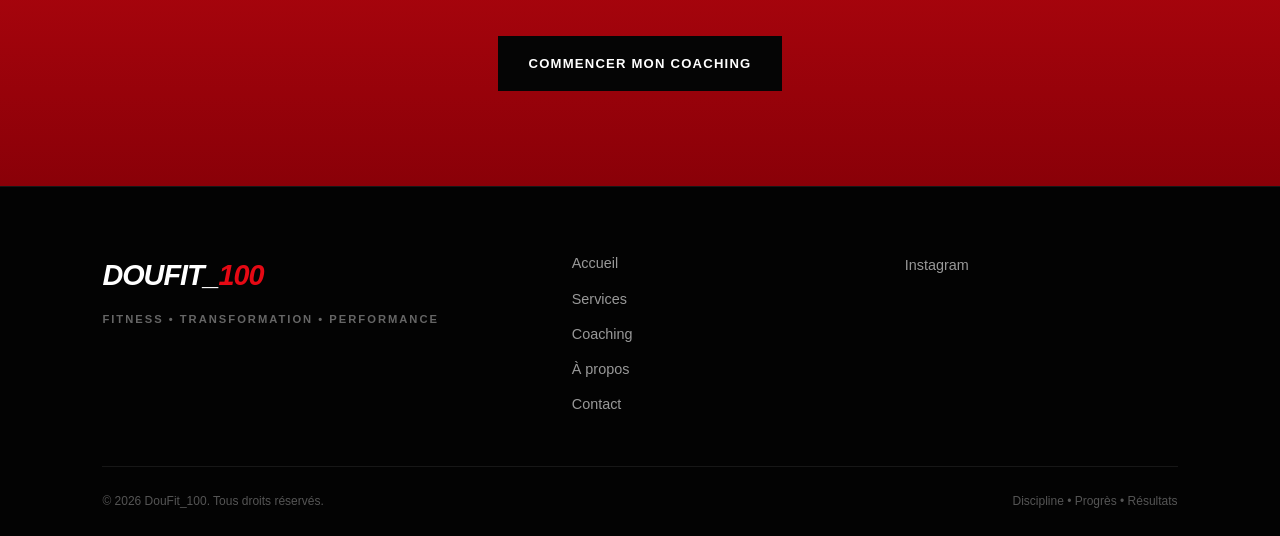
<file: fat-loss.html>
<!DOCTYPE html>
<html lang="fr">

<head>

    <meta charset="UTF-8">

    <meta
        name="viewport"
        content="width=device-width, initial-scale=1.0"
    >

    <title>Fat Loss Coaching | DouFit_100</title>

    <meta
        name="description"
        content="Coaching Fat Loss personnalisé avec DouFit_100 : entraînement, nutrition, cardio, suivi de progression et ajustements selon tes objectifs."
    >

    <link rel="stylesheet" href="style.css">

</head>


<body>


    <!-- ======================================================
         HEADER
    ======================================================= -->

    <header class="header">

        <nav class="navbar">

            <a href="index.html" class="logo">
                DOUFIT_<span>100</span>
            </a>


            <div class="nav-links">

                <a href="index.html">
                    Accueil
                </a>

                <a href="index.html#services">
                    Services
                </a>

                <a href="index.html#coaching">
                    Coaching
                </a>

                <a href="index.html#about">
                    À propos
                </a>

                <a href="index.html#contact">
                    Contact
                </a>

            </div>


            <a
                href="index.html?service=fat-loss#contact"
                class="nav-btn"
            >
                Commencer
            </a>

        </nav>

    </header>



    <!-- ======================================================
         FAT LOSS HERO
    ======================================================= -->

    <section class="service-page-hero fat-loss-hero">

        <div class="service-page-hero-content">

            <p class="section-label">
                DOUFIT_100 COACHING
            </p>


            <h1>

                FAT
                <span>LOSS</span>

            </h1>


            <p class="service-page-intro">

                Perdre du gras ne consiste pas simplement
                à manger moins ou à faire plus de cardio.

                L'objectif est de construire une stratégie
                adaptée à ton corps, ton niveau, ton mode
                de vie et tes objectifs.

            </p>


            <div class="hero-buttons">

                <a
                    href="#programme"
                    class="btn btn-primary"
                >
                    Découvrir le programme
                </a>


                <a
                    href="index.html?service=fat-loss#contact"
                    class="btn btn-secondary"
                >
                    Commencer
                </a>

            </div>

        </div>

    </section>



    <!-- ======================================================
         INTRODUCTION
    ======================================================= -->

    <section
        class="service-introduction"
        id="programme"
    >

        <div class="service-intro-grid">


            <div>

                <p class="section-label">
                    L'APPROCHE DOUFIT_100
                </p>


                <h2>

                    PERDRE DU GRAS.
                    <span>GARDER LE CONTRÔLE.</span>

                </h2>

            </div>


            <div class="service-intro-text">

                <p>

                    Le coaching Fat Loss est conçu pour les
                    personnes qui souhaitent réduire leur
                    pourcentage de masse grasse tout en
                    conservant un maximum de masse musculaire.

                </p>


                <p>

                    Chaque programme est construit selon
                    ta situation actuelle.

                    Ton entraînement, ta nutrition et ton
                    cardio peuvent ensuite être ajustés
                    progressivement selon tes résultats.

                </p>


                <p>

                    L'objectif n'est pas de chercher une
                    solution rapide et temporaire.

                    Nous cherchons plutôt à mettre en place
                    une méthode structurée que tu peux suivre
                    de façon réaliste et constante.

                </p>

            </div>


        </div>

    </section>



    <!-- ======================================================
         CE QUI EST INCLUS
    ======================================================= -->

    <section class="service-details">

        <div class="section-header">

            <p class="section-label">
                LE PROGRAMME
            </p>


            <h2>

                CE QUI EST
                <span>INCLUS.</span>

            </h2>


            <p>

                Les différents éléments du coaching travaillent
                ensemble afin de créer une stratégie complète
                adaptée à ta progression.

            </p>

        </div>



        <div class="service-detail-grid">


            <!-- TRAINING -->

            <div class="detail-card">

                <span class="detail-number">
                    01
                </span>


                <h3>
                    ENTRAÎNEMENT PERSONNALISÉ
                </h3>


                <p>

                    Un programme d'entraînement construit
                    selon ton niveau, ton expérience,
                    ton horaire et l'équipement disponible.

                </p>

            </div>



            <!-- NUTRITION -->

            <div class="detail-card">

                <span class="detail-number">
                    02
                </span>


                <h3>
                    STRATÉGIE NUTRITIONNELLE
                </h3>


                <p>

                    Une structure nutritionnelle adaptée
                    à ton objectif afin de créer une approche
                    cohérente pour la perte de gras.

                </p>

            </div>



            <!-- CARDIO -->

            <div class="detail-card">

                <span class="detail-number">
                    03
                </span>


                <h3>
                    PLAN CARDIO
                </h3>


                <p>

                    Le volume et le type de cardio sont
                    déterminés selon ton niveau et peuvent
                    évoluer progressivement avec ta progression.

                </p>

            </div>



            <!-- PROGRESS -->

            <div class="detail-card">

                <span class="detail-number">
                    04
                </span>


                <h3>
                    SUIVI DE PROGRESSION
                </h3>


                <p>

                    Ta progression peut être suivie grâce
                    à différents indicateurs comme le poids,
                    les photos, les performances et les
                    changements physiques.

                </p>

            </div>



            <!-- ADJUSTMENTS -->

            <div class="detail-card">

                <span class="detail-number">
                    05
                </span>


                <h3>
                    AJUSTEMENTS
                </h3>


                <p>

                    Ton programme n'est pas figé.

                    Les différents éléments peuvent être
                    ajustés selon tes résultats,
                    ton énergie et ta progression.

                </p>

            </div>



            <!-- SUPPORT -->

            <div class="detail-card">

                <span class="detail-number">
                    06
                </span>


                <h3>
                    ACCOMPAGNEMENT
                </h3>


                <p>

                    Le coaching permet d'avoir une structure,
                    une direction claire et un suivi afin
                    de rester concentré sur ton objectif.

                </p>

            </div>


        </div>

    </section>



    <!-- ======================================================
         POUR QUI ?
    ======================================================= -->

    <section class="service-for-who">

        <div class="for-who-container">


            <div class="for-who-title">

                <p class="section-label">
                    EST-CE POUR TOI ?
                </p>


                <h2>

                    CE PROGRAMME PEUT
                    <span>T'INTÉRESSER SI...</span>

                </h2>

            </div>



            <div class="for-who-list">


                <div class="for-who-item">

                    <span>✓</span>

                    <p>
                        Tu veux réduire ton pourcentage de masse grasse.
                    </p>

                </div>


                <div class="for-who-item">

                    <span>✓</span>

                    <p>
                        Tu veux avoir une meilleure structure dans ton alimentation.
                    </p>

                </div>


                <div class="for-who-item">

                    <span>✓</span>

                    <p>
                        Tu ne sais pas comment organiser ton entraînement et ton cardio.
                    </p>

                </div>


                <div class="for-who-item">

                    <span>✓</span>

                    <p>
                        Tu veux conserver le plus de muscle possible pendant ta perte de gras.
                    </p>

                </div>


                <div class="for-who-item">

                    <span>✓</span>

                    <p>
                        Tu as déjà essayé plusieurs méthodes sans avoir une stratégie claire.
                    </p>

                </div>


                <div class="for-who-item">

                    <span>✓</span>

                    <p>
                        Tu veux avoir un plan adapté à ta situation plutôt qu'un programme générique.
                    </p>

                </div>


            </div>

        </div>

    </section>



    <!-- ======================================================
         COMMENT ÇA FONCTIONNE
    ======================================================= -->

    <section class="service-process">

        <div class="section-header">

            <p class="section-label">
                COMMENT ÇA FONCTIONNE
            </p>


            <h2>

                TON PARCOURS
                <span>DOUFIT_100.</span>

            </h2>

        </div>



        <div class="process-grid">


            <div class="process-card">

                <span>
                    01
                </span>


                <h3>
                    PREMIER ÉCHANGE
                </h3>


                <p>

                    Nous discutons de ton objectif,
                    ton expérience, ton mode de vie
                    et de ce que tu souhaites accomplir.

                </p>

            </div>



            <div class="process-card">

                <span>
                    02
                </span>


                <h3>
                    ANALYSE
                </h3>


                <p>

                    Ton niveau actuel, ton entraînement,
                    ton alimentation et tes habitudes
                    sont pris en compte.

                </p>

            </div>



            <div class="process-card">

                <span>
                    03
                </span>


                <h3>
                    TON PLAN
                </h3>


                <p>

                    Ton programme personnalisé est
                    construit selon tes objectifs
                    et ta situation.

                </p>

            </div>



            <div class="process-card">

                <span>
                    04
                </span>


                <h3>
                    SUIVI & AJUSTEMENTS
                </h3>


                <p>

                    Ta progression est suivie et le plan
                    peut être ajusté lorsque nécessaire.

                </p>

            </div>


        </div>

    </section>



    <!-- ======================================================
         PHILOSOPHIE
    ======================================================= -->

    <section class="service-philosophy">

        <div class="philosophy-content">

            <p class="section-label">
                L'OBJECTIF
            </p>


            <h2>

                PAS SEULEMENT
                <span>PERDRE DU POIDS.</span>

            </h2>


            <p>

                Le poids sur la balance n'est qu'un indicateur.

                L'objectif est également d'améliorer ta composition
                corporelle, tes habitudes, tes performances
                et ta compréhension de ce qui fonctionne pour toi.

            </p>


            <p class="philosophy-highlight">

                Better habits.
                Better structure.
                Better results.

            </p>

        </div>

    </section>



    <!-- ======================================================
         CTA
    ======================================================= -->

    <section class="cta">

        <div class="cta-content">

            <p>
                READY TO START?
            </p>


            <h2>

                COMMENCE TA
                <span>TRANSFORMATION.</span>

            </h2>


            <a
                href="index.html?service=fat-loss#contact"
                class="btn btn-primary"
            >
                Commencer mon coaching
            </a>

        </div>

    </section>



    <!-- ======================================================
         FOOTER
    ======================================================= -->

    <footer class="footer">


        <div class="footer-content">


            <div class="footer-brand">

                <a
                    href="index.html"
                    class="logo"
                >
                    DOUFIT_<span>100</span>
                </a>


                <p>
                    FITNESS • TRANSFORMATION • PERFORMANCE
                </p>

            </div>



            <div class="footer-links">

                <a href="index.html">
                    Accueil
                </a>

                <a href="index.html#services">
                    Services
                </a>

                <a href="index.html#coaching">
                    Coaching
                </a>

                <a href="index.html#about">
                    À propos
                </a>

                <a href="index.html#contact">
                    Contact
                </a>

            </div>



            <div class="footer-social">

                <a
                    href="https://www.instagram.com/doufit_100/"
                    target="_blank"
                    rel="noopener noreferrer"
                >
                    Instagram
                </a>

            </div>


        </div>



        <div class="footer-bottom">

            <p>
                © 2026 DouFit_100. Tous droits réservés.
            </p>


            <p>
                Discipline • Progrès • Résultats
            </p>

        </div>


    </footer>



    <!-- ======================================================
         JAVASCRIPT
    ======================================================= -->

    <script src="script.js"></script>


</body>

</html>
</file>
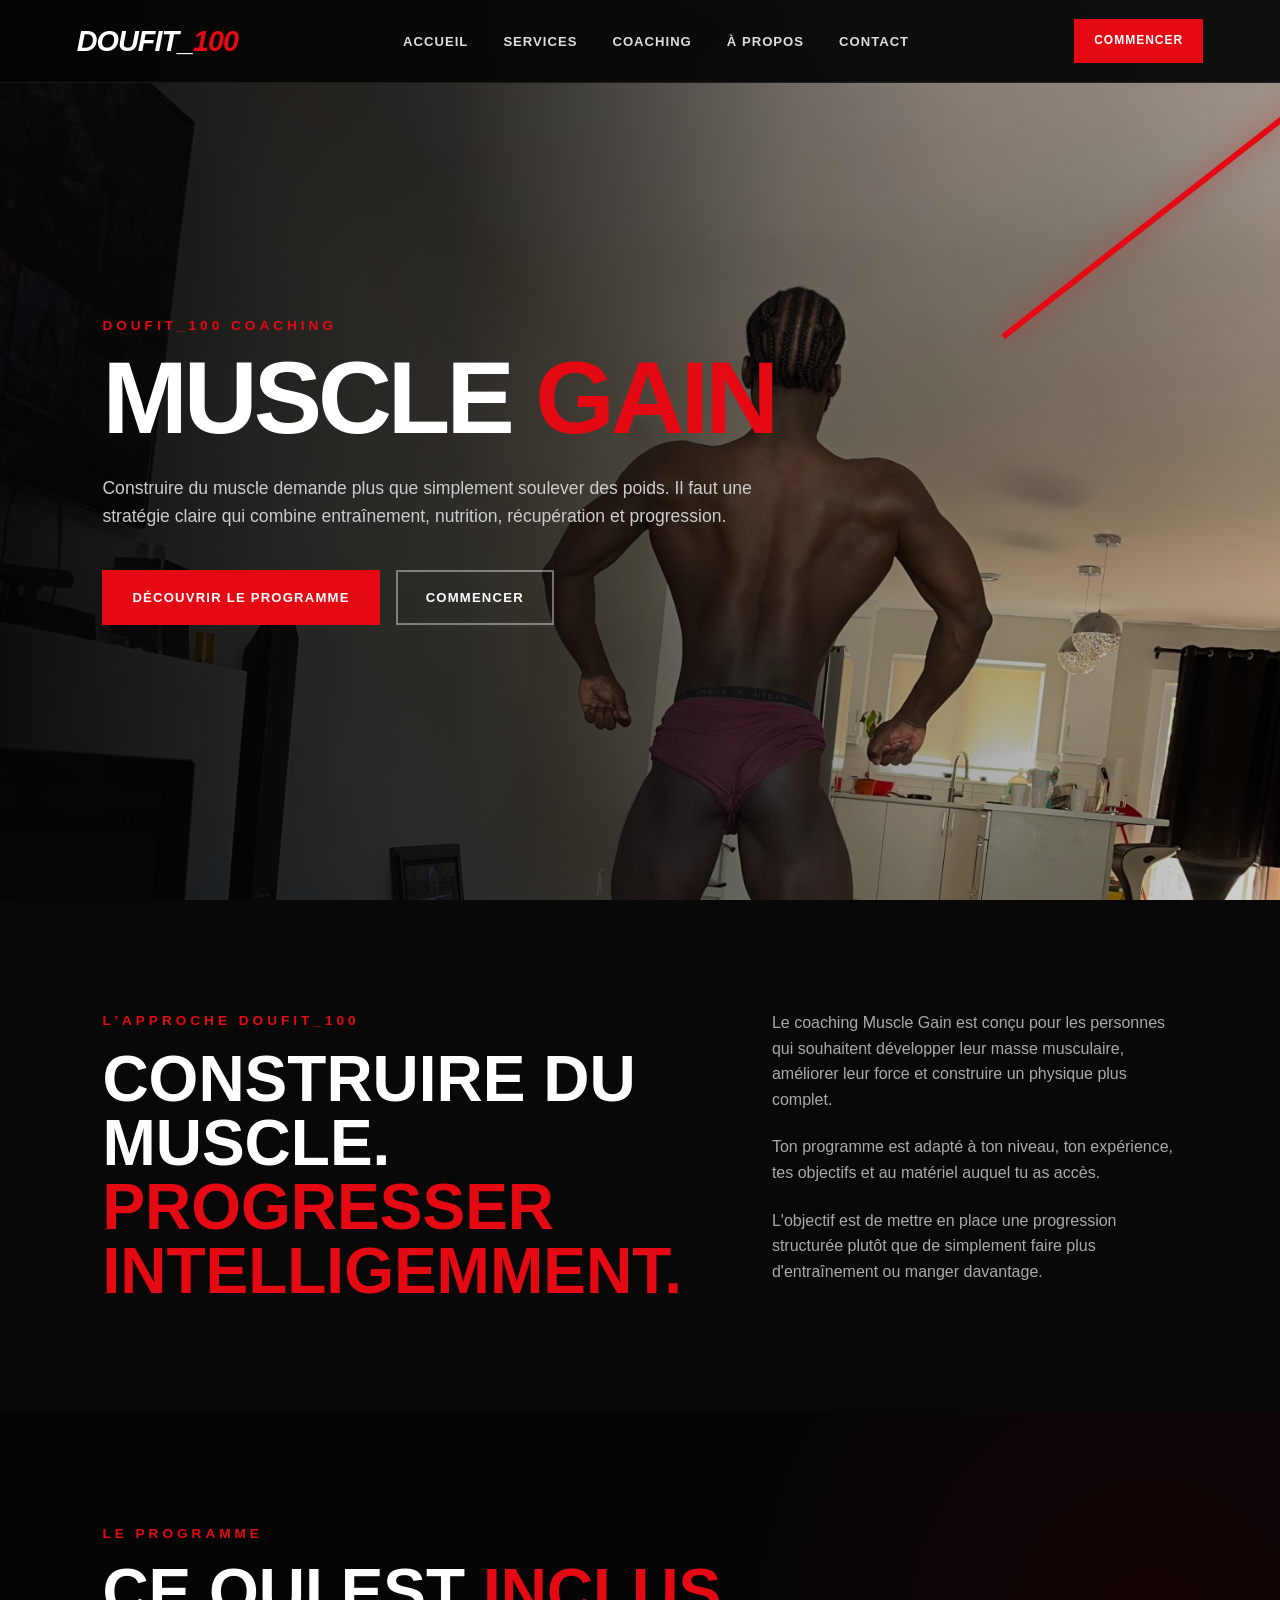
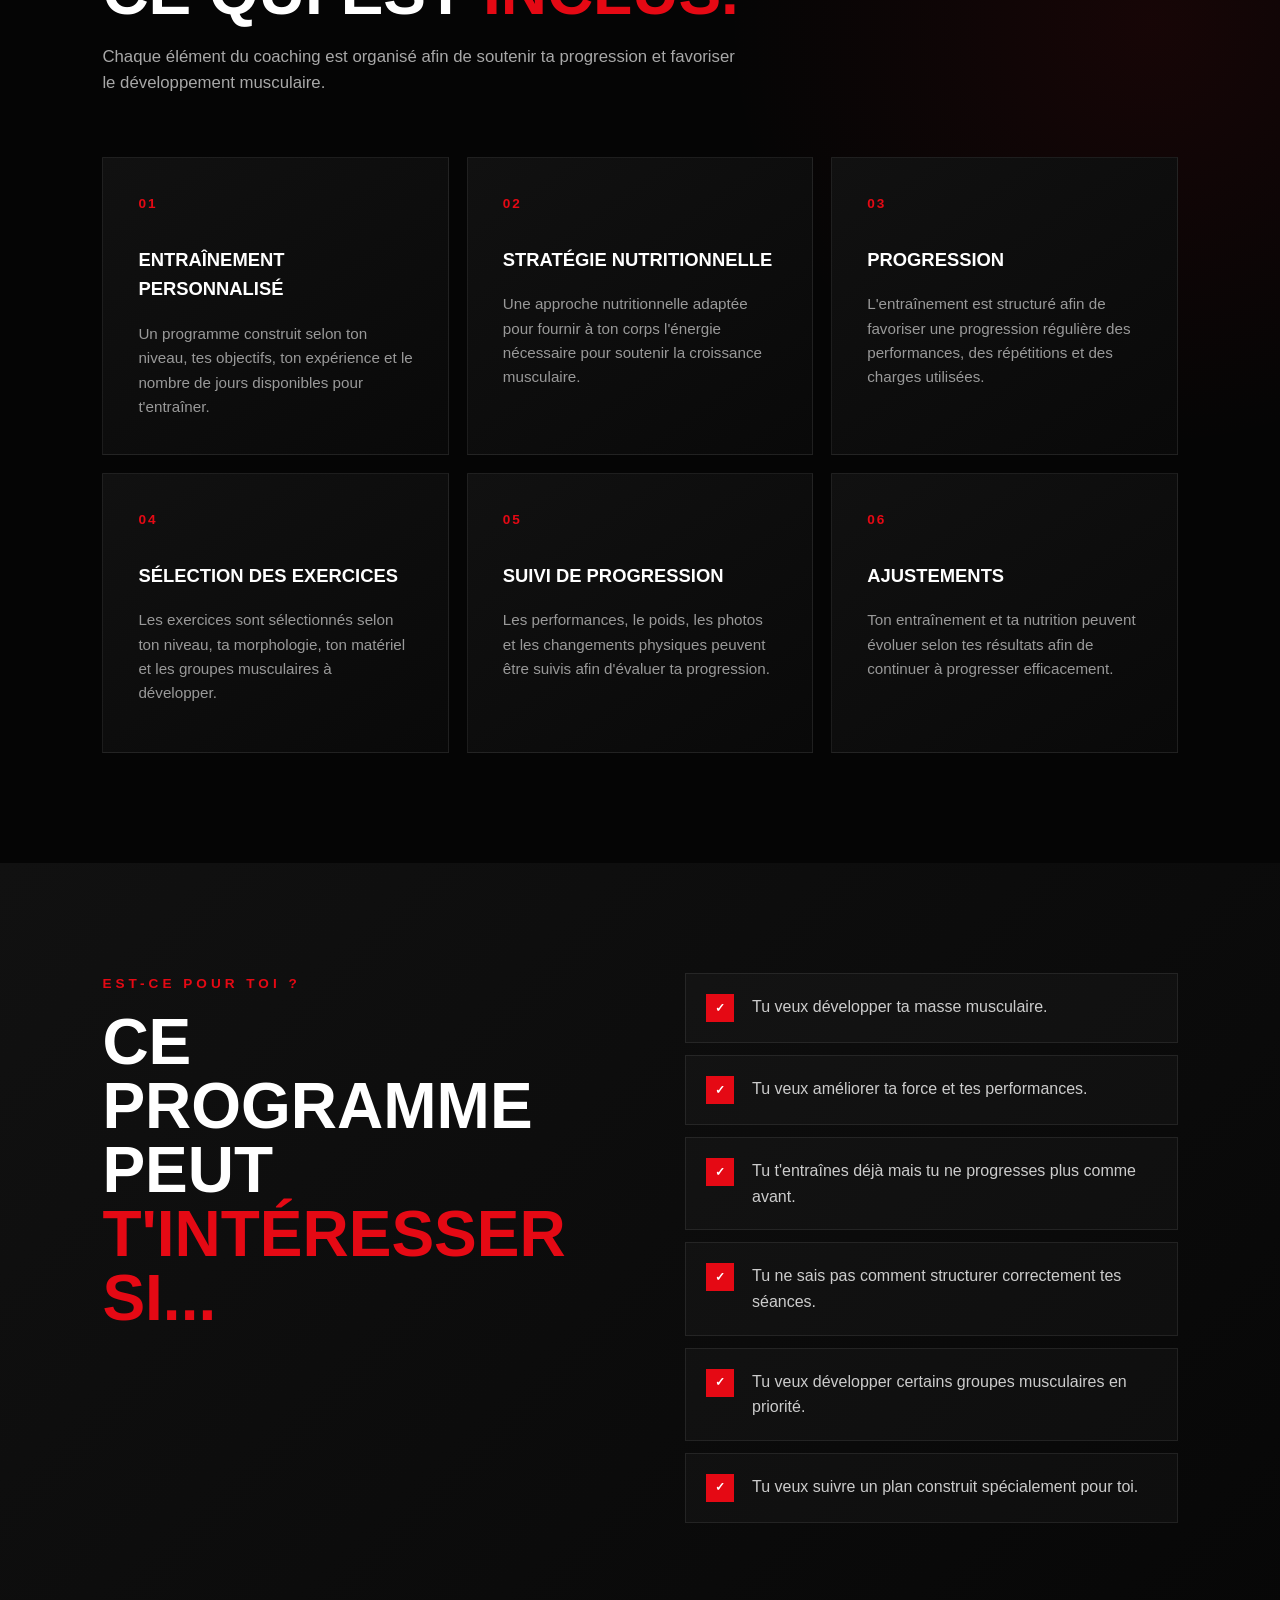
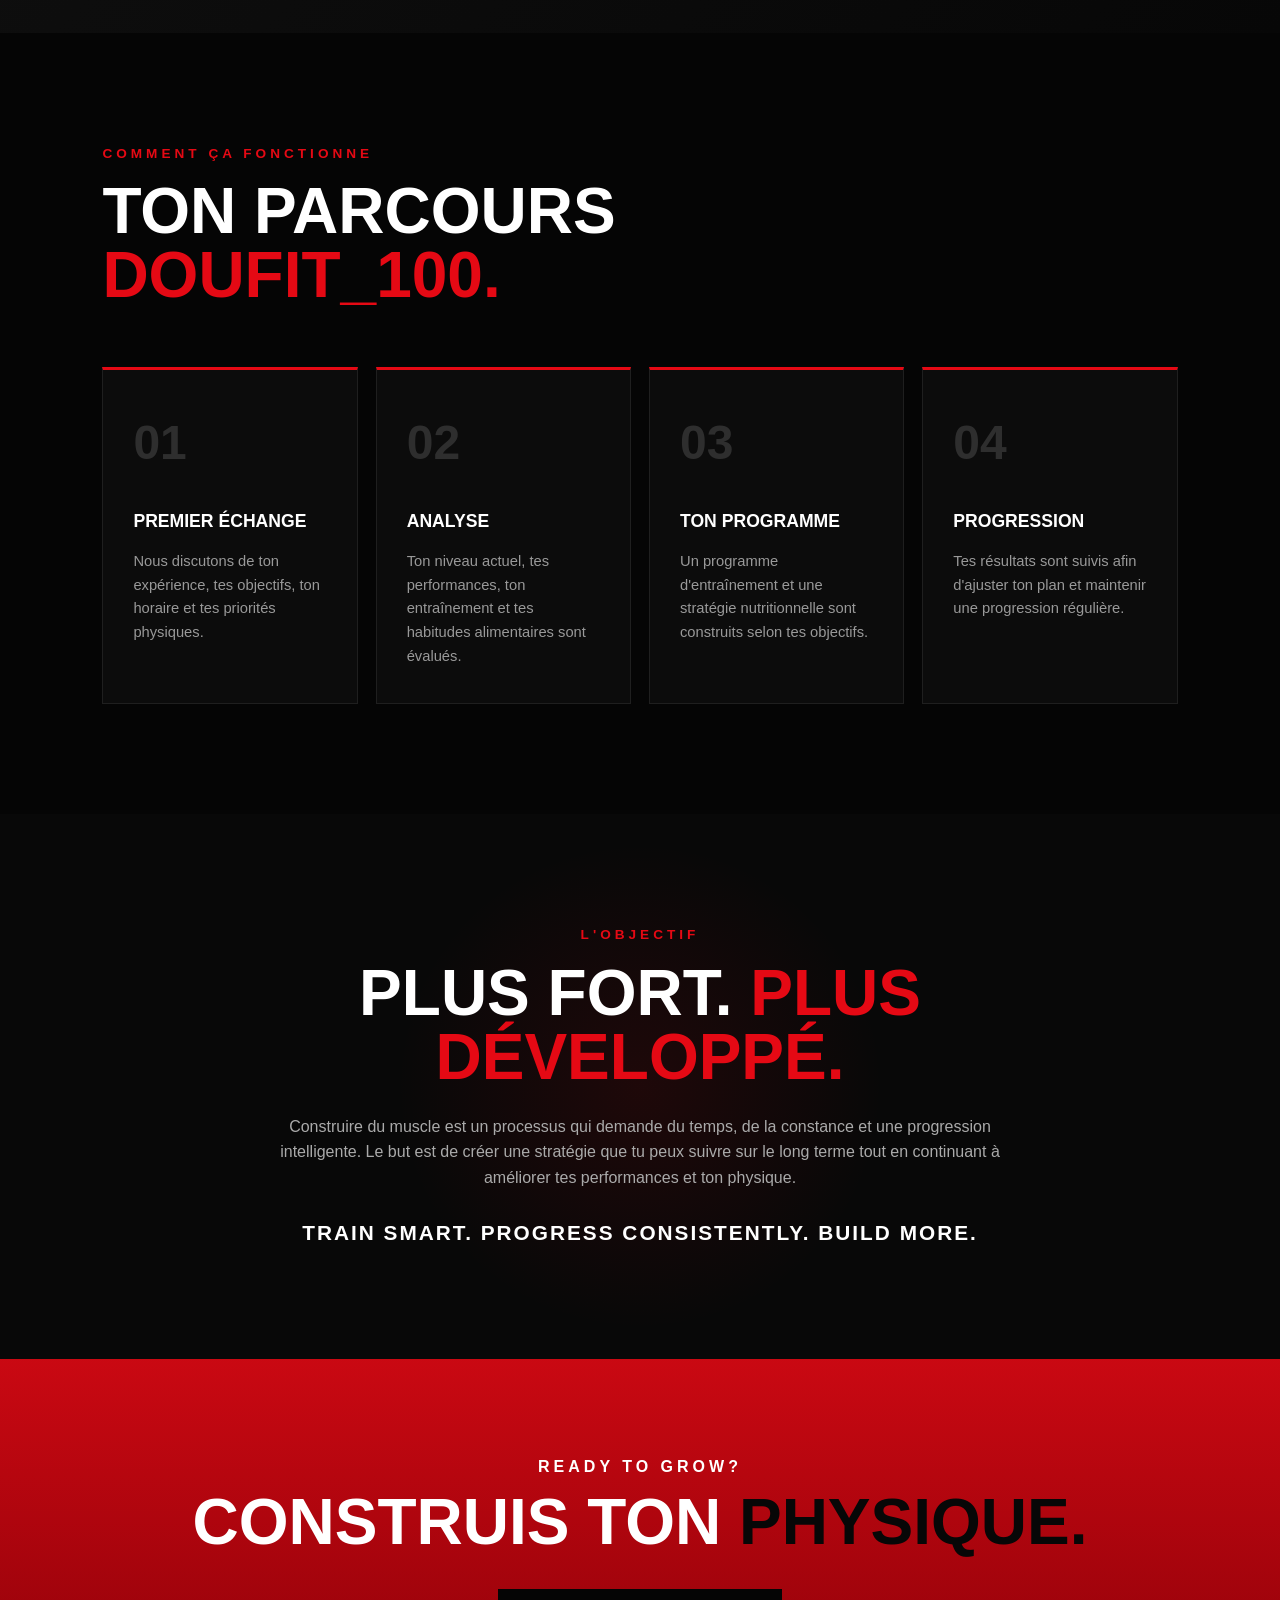
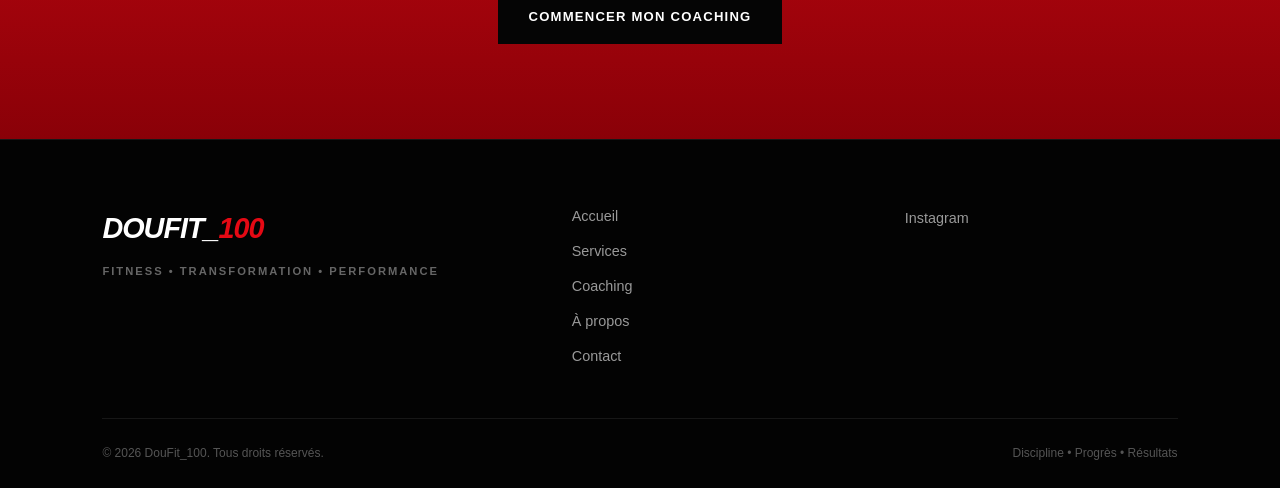
<file: muscle-gain.html>
<!DOCTYPE html>
<html lang="fr">

<head>

    <meta charset="UTF-8">

    <meta
        name="viewport"
        content="width=device-width, initial-scale=1.0"
    >

    <title>Muscle Gain Coaching | DouFit_100</title>

    <meta
        name="description"
        content="Coaching Muscle Gain personnalisé avec DouFit_100 : entraînement, nutrition, progression, suivi et ajustements pour développer ta masse musculaire."
    >

    <link rel="stylesheet" href="style.css">

</head>


<body>


    <!-- ======================================================
         HEADER
    ======================================================= -->

    <header class="header">

        <nav class="navbar">

            <a href="index.html" class="logo">
                DOUFIT_<span>100</span>
            </a>


            <div class="nav-links">

                <a href="index.html">
                    Accueil
                </a>

                <a href="index.html#services">
                    Services
                </a>

                <a href="index.html#coaching">
                    Coaching
                </a>

                <a href="index.html#about">
                    À propos
                </a>

                <a href="index.html#contact">
                    Contact
                </a>

            </div>


            <a
                href="index.html?service=muscle-gain#contact"
                class="nav-btn"
            >
                Commencer
            </a>

        </nav>

    </header>



    <!-- ======================================================
         MUSCLE GAIN HERO
    ======================================================= -->

    <section class="service-page-hero muscle-gain-hero">

        <div class="service-page-hero-content">

            <p class="section-label">
                DOUFIT_100 COACHING
            </p>


            <h1>

                MUSCLE
                <span>GAIN</span>

            </h1>


            <p class="service-page-intro">

                Construire du muscle demande plus que simplement
                soulever des poids.

                Il faut une stratégie claire qui combine
                entraînement, nutrition, récupération
                et progression.

            </p>


            <div class="hero-buttons">

                <a
                    href="#programme"
                    class="btn btn-primary"
                >
                    Découvrir le programme
                </a>


                <a
                    href="index.html?service=muscle-gain#contact"
                    class="btn btn-secondary"
                >
                    Commencer
                </a>

            </div>

        </div>

    </section>



    <!-- ======================================================
         INTRODUCTION
    ======================================================= -->

    <section
        class="service-introduction"
        id="programme"
    >

        <div class="service-intro-grid">


            <div>

                <p class="section-label">
                    L'APPROCHE DOUFIT_100
                </p>


                <h2>

                    CONSTRUIRE DU MUSCLE.
                    <span>PROGRESSER INTELLIGEMMENT.</span>

                </h2>

            </div>


            <div class="service-intro-text">

                <p>

                    Le coaching Muscle Gain est conçu pour
                    les personnes qui souhaitent développer
                    leur masse musculaire, améliorer leur force
                    et construire un physique plus complet.

                </p>


                <p>

                    Ton programme est adapté à ton niveau,
                    ton expérience, tes objectifs et au matériel
                    auquel tu as accès.

                </p>


                <p>

                    L'objectif est de mettre en place une progression
                    structurée plutôt que de simplement faire plus
                    d'entraînement ou manger davantage.

                </p>

            </div>


        </div>

    </section>



    <!-- ======================================================
         CE QUI EST INCLUS
    ======================================================= -->

    <section class="service-details">

        <div class="section-header">

            <p class="section-label">
                LE PROGRAMME
            </p>


            <h2>

                CE QUI EST
                <span>INCLUS.</span>

            </h2>


            <p>

                Chaque élément du coaching est organisé
                afin de soutenir ta progression et favoriser
                le développement musculaire.

            </p>

        </div>



        <div class="service-detail-grid">


            <div class="detail-card">

                <span class="detail-number">
                    01
                </span>

                <h3>
                    ENTRAÎNEMENT PERSONNALISÉ
                </h3>

                <p>

                    Un programme construit selon ton niveau,
                    tes objectifs, ton expérience et le nombre
                    de jours disponibles pour t'entraîner.

                </p>

            </div>



            <div class="detail-card">

                <span class="detail-number">
                    02
                </span>

                <h3>
                    STRATÉGIE NUTRITIONNELLE
                </h3>

                <p>

                    Une approche nutritionnelle adaptée pour
                    fournir à ton corps l'énergie nécessaire
                    pour soutenir la croissance musculaire.

                </p>

            </div>



            <div class="detail-card">

                <span class="detail-number">
                    03
                </span>

                <h3>
                    PROGRESSION
                </h3>

                <p>

                    L'entraînement est structuré afin de favoriser
                    une progression régulière des performances,
                    des répétitions et des charges utilisées.

                </p>

            </div>



            <div class="detail-card">

                <span class="detail-number">
                    04
                </span>

                <h3>
                    SÉLECTION DES EXERCICES
                </h3>

                <p>

                    Les exercices sont sélectionnés selon
                    ton niveau, ta morphologie, ton matériel
                    et les groupes musculaires à développer.

                </p>

            </div>



            <div class="detail-card">

                <span class="detail-number">
                    05
                </span>

                <h3>
                    SUIVI DE PROGRESSION
                </h3>

                <p>

                    Les performances, le poids, les photos
                    et les changements physiques peuvent être
                    suivis afin d'évaluer ta progression.

                </p>

            </div>



            <div class="detail-card">

                <span class="detail-number">
                    06
                </span>

                <h3>
                    AJUSTEMENTS
                </h3>

                <p>

                    Ton entraînement et ta nutrition peuvent
                    évoluer selon tes résultats afin de continuer
                    à progresser efficacement.

                </p>

            </div>


        </div>

    </section>



    <!-- ======================================================
         POUR QUI ?
    ======================================================= -->

    <section class="service-for-who">

        <div class="for-who-container">


            <div class="for-who-title">

                <p class="section-label">
                    EST-CE POUR TOI ?
                </p>


                <h2>

                    CE PROGRAMME PEUT
                    <span>T'INTÉRESSER SI...</span>

                </h2>

            </div>



            <div class="for-who-list">


                <div class="for-who-item">

                    <span>✓</span>

                    <p>
                        Tu veux développer ta masse musculaire.
                    </p>

                </div>


                <div class="for-who-item">

                    <span>✓</span>

                    <p>
                        Tu veux améliorer ta force et tes performances.
                    </p>

                </div>


                <div class="for-who-item">

                    <span>✓</span>

                    <p>
                        Tu t'entraînes déjà mais tu ne progresses plus comme avant.
                    </p>

                </div>


                <div class="for-who-item">

                    <span>✓</span>

                    <p>
                        Tu ne sais pas comment structurer correctement tes séances.
                    </p>

                </div>


                <div class="for-who-item">

                    <span>✓</span>

                    <p>
                        Tu veux développer certains groupes musculaires en priorité.
                    </p>

                </div>


                <div class="for-who-item">

                    <span>✓</span>

                    <p>
                        Tu veux suivre un plan construit spécialement pour toi.
                    </p>

                </div>


            </div>

        </div>

    </section>



    <!-- ======================================================
         COMMENT ÇA FONCTIONNE
    ======================================================= -->

    <section class="service-process">

        <div class="section-header">

            <p class="section-label">
                COMMENT ÇA FONCTIONNE
            </p>


            <h2>

                TON PARCOURS
                <span>DOUFIT_100.</span>

            </h2>

        </div>



        <div class="process-grid">


            <div class="process-card">

                <span>
                    01
                </span>

                <h3>
                    PREMIER ÉCHANGE
                </h3>

                <p>

                    Nous discutons de ton expérience,
                    tes objectifs, ton horaire et
                    tes priorités physiques.

                </p>

            </div>



            <div class="process-card">

                <span>
                    02
                </span>

                <h3>
                    ANALYSE
                </h3>

                <p>

                    Ton niveau actuel, tes performances,
                    ton entraînement et tes habitudes
                    alimentaires sont évalués.

                </p>

            </div>



            <div class="process-card">

                <span>
                    03
                </span>

                <h3>
                    TON PROGRAMME
                </h3>

                <p>

                    Un programme d'entraînement et une
                    stratégie nutritionnelle sont construits
                    selon tes objectifs.

                </p>

            </div>



            <div class="process-card">

                <span>
                    04
                </span>

                <h3>
                    PROGRESSION
                </h3>

                <p>

                    Tes résultats sont suivis afin
                    d'ajuster ton plan et maintenir
                    une progression régulière.

                </p>

            </div>


        </div>

    </section>



    <!-- ======================================================
         PHILOSOPHIE
    ======================================================= -->

    <section class="service-philosophy">

        <div class="philosophy-content">

            <p class="section-label">
                L'OBJECTIF
            </p>


            <h2>

                PLUS FORT.
                <span>PLUS DÉVELOPPÉ.</span>

            </h2>


            <p>

                Construire du muscle est un processus qui demande
                du temps, de la constance et une progression
                intelligente.

                Le but est de créer une stratégie que tu peux
                suivre sur le long terme tout en continuant
                à améliorer tes performances et ton physique.

            </p>


            <p class="philosophy-highlight">

                Train smart.
                Progress consistently.
                Build more.

            </p>

        </div>

    </section>



    <!-- ======================================================
         CTA
    ======================================================= -->

    <section class="cta">

        <div class="cta-content">

            <p>
                READY TO GROW?
            </p>


            <h2>

                CONSTRUIS TON
                <span>PHYSIQUE.</span>

            </h2>


            <a
                href="index.html?service=muscle-gain#contact"
                class="btn btn-primary"
            >
                Commencer mon coaching
            </a>

        </div>

    </section>



    <!-- ======================================================
         FOOTER
    ======================================================= -->

    <footer class="footer">


        <div class="footer-content">


            <div class="footer-brand">

                <a href="index.html" class="logo">
                    DOUFIT_<span>100</span>
                </a>

                <p>
                    FITNESS • TRANSFORMATION • PERFORMANCE
                </p>

            </div>



            <div class="footer-links">

                <a href="index.html">
                    Accueil
                </a>

                <a href="index.html#services">
                    Services
                </a>

                <a href="index.html#coaching">
                    Coaching
                </a>

                <a href="index.html#about">
                    À propos
                </a>

                <a href="index.html#contact">
                    Contact
                </a>

            </div>



            <div class="footer-social">

                <a
                    href="https://www.instagram.com/doufit_100/"
                    target="_blank"
                    rel="noopener noreferrer"
                >
                    Instagram
                </a>

            </div>


        </div>



        <div class="footer-bottom">

            <p>
                © 2026 DouFit_100. Tous droits réservés.
            </p>

            <p>
                Discipline • Progrès • Résultats
            </p>

        </div>


    </footer>



    <script src="script.js"></script>


</body>

</html>
</file>
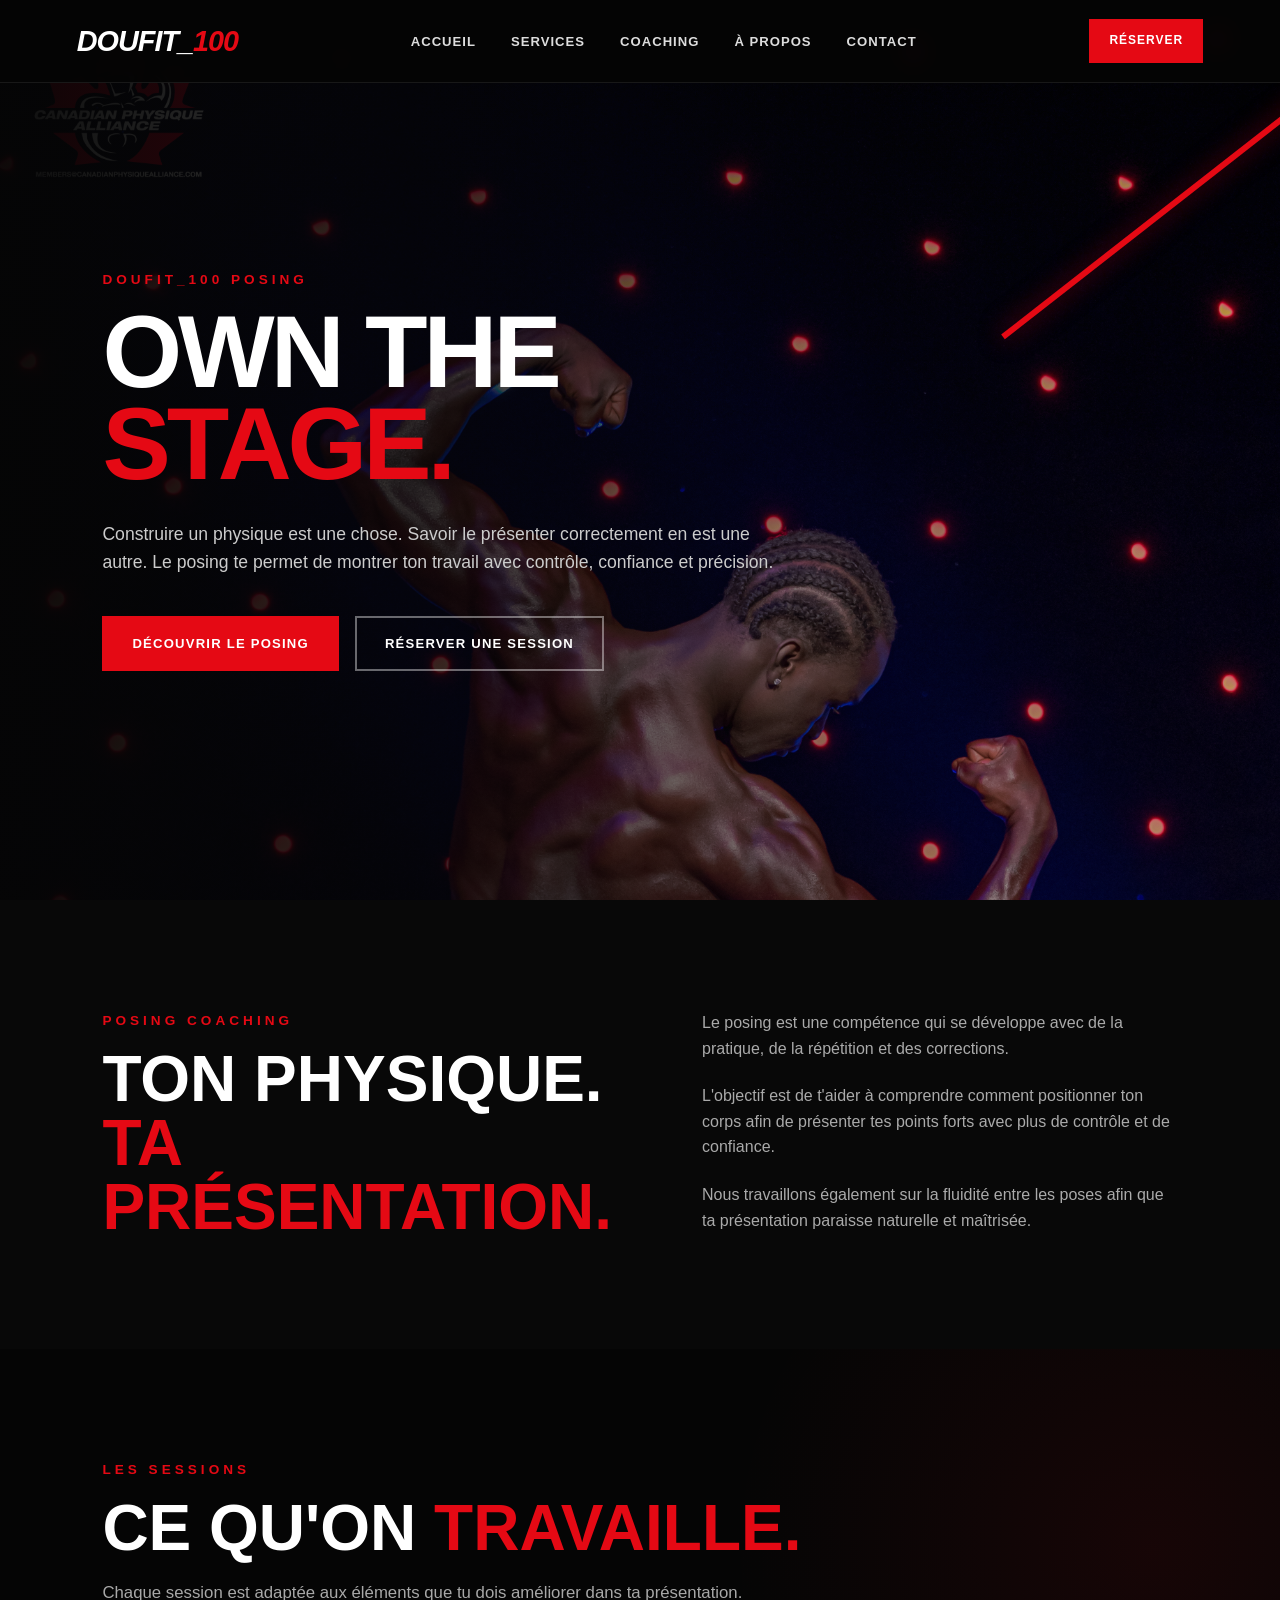
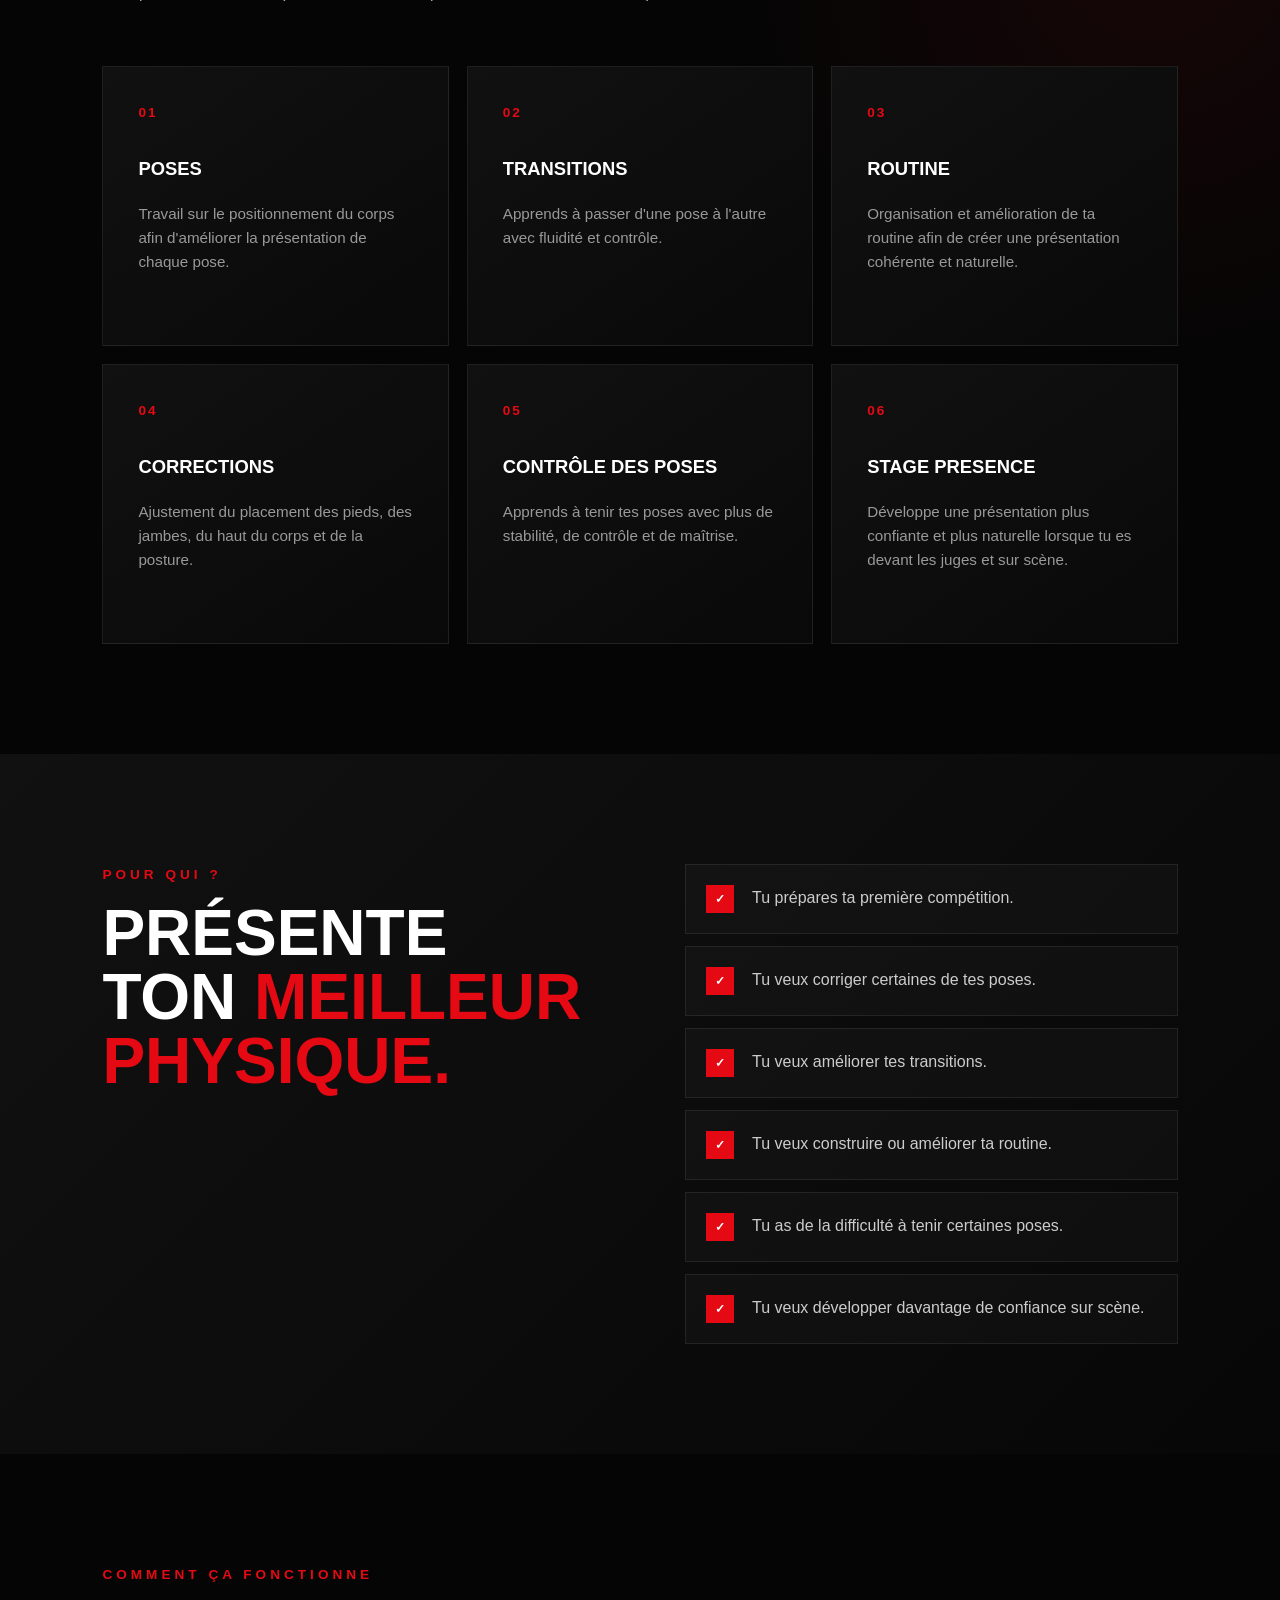
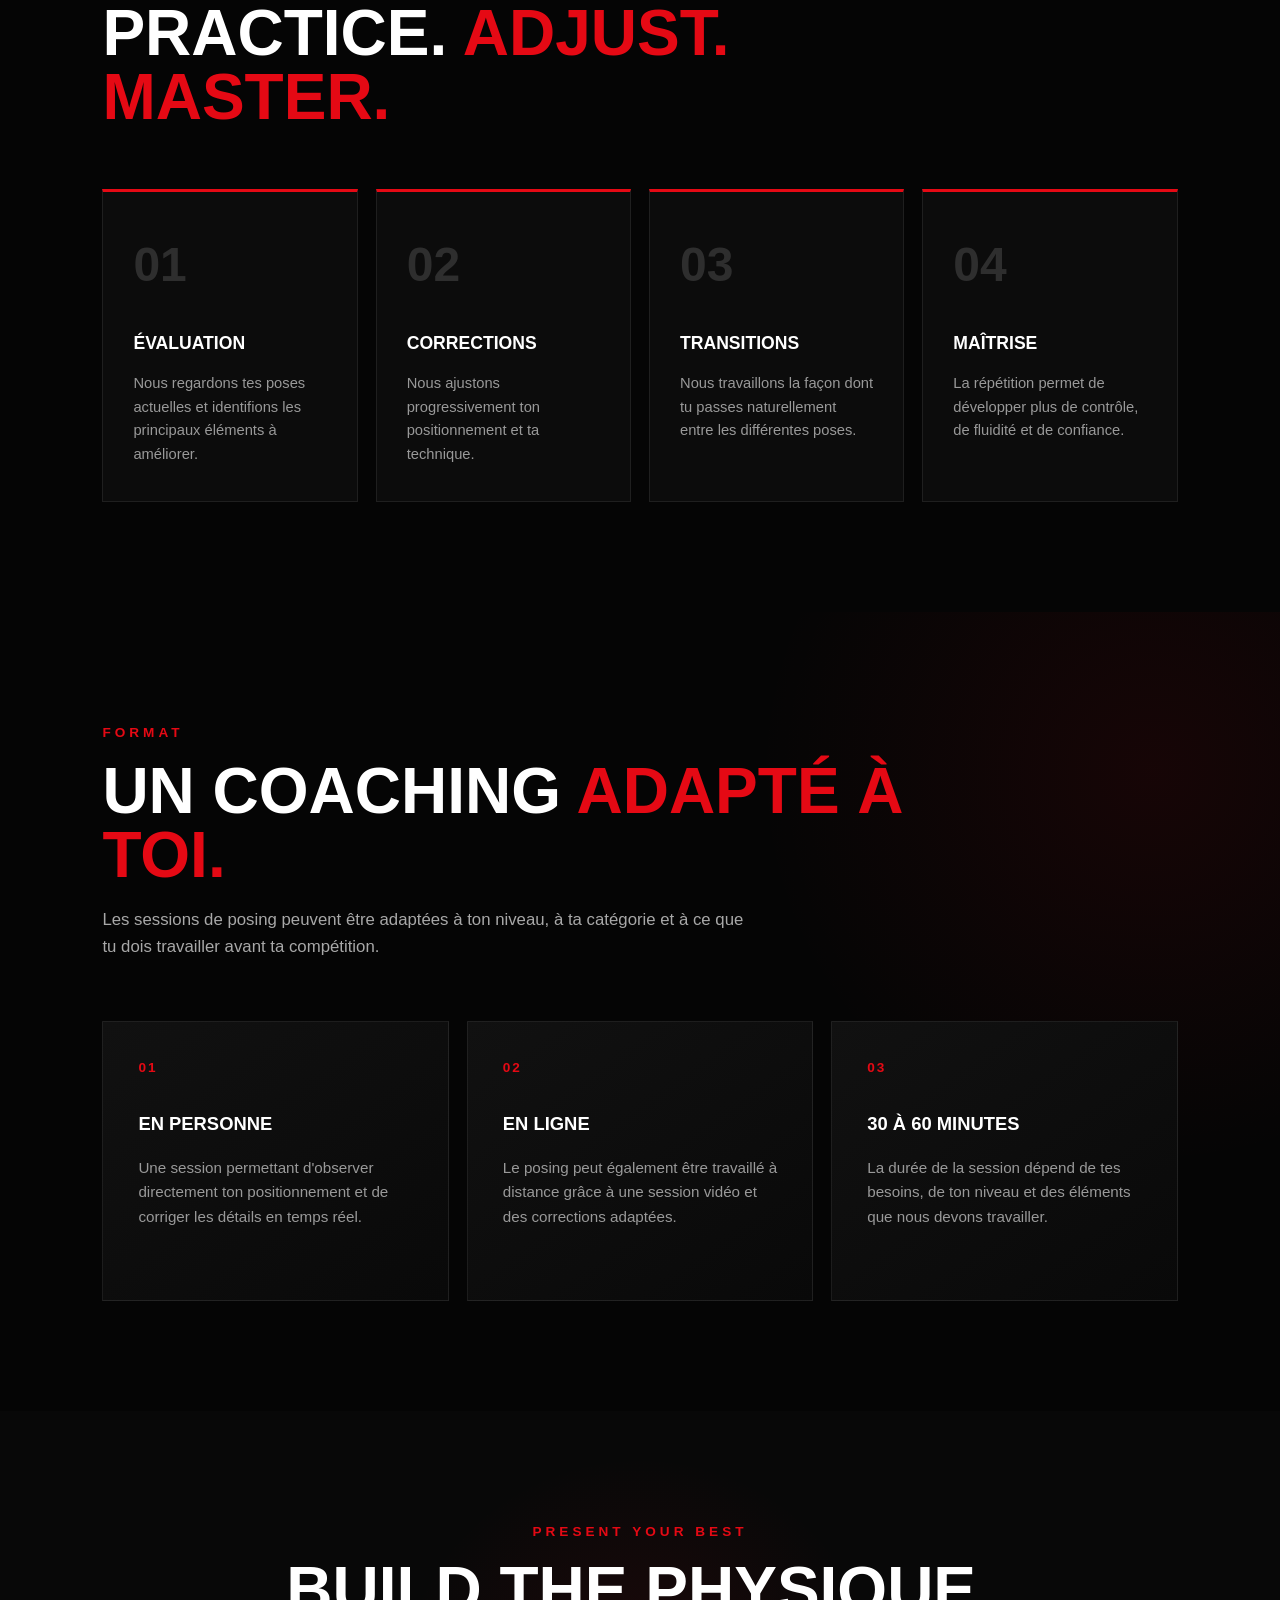
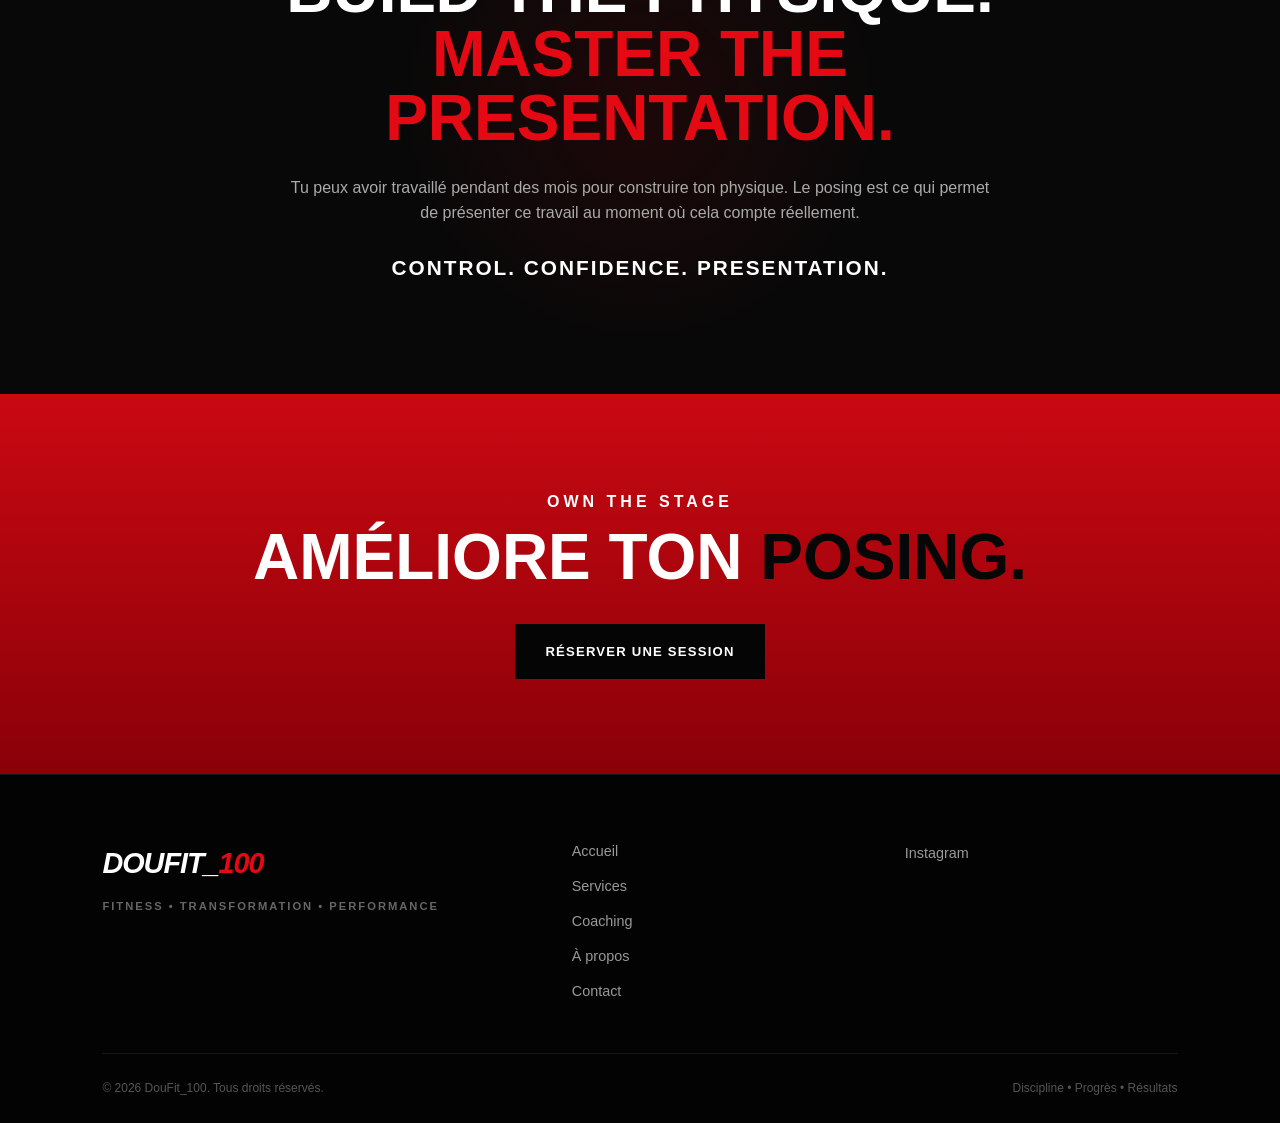
<file: posing.html>
<!DOCTYPE html>
<html lang="fr">

<head>

    <meta charset="UTF-8">

    <meta
        name="viewport"
        content="width=device-width, initial-scale=1.0"
    >

    <title>Posing Coaching | DouFit_100</title>

    <meta
        name="description"
        content="Coaching posing DouFit_100 : poses, transitions, routine, présentation et préparation pour présenter ton physique avec confiance sur scène."
    >

    <link rel="stylesheet" href="style.css">

</head>


<body>


    <!-- ======================================================
         HEADER
    ======================================================= -->

    <header class="header">

        <nav class="navbar">

            <a href="index.html" class="logo">
                DOUFIT_<span>100</span>
            </a>


            <div class="nav-links">

                <a href="index.html">
                    Accueil
                </a>

                <a href="index.html#services">
                    Services
                </a>

                <a href="index.html#coaching">
                    Coaching
                </a>

                <a href="index.html#about">
                    À propos
                </a>

                <a href="index.html#contact">
                    Contact
                </a>

            </div>


            <a
                href="index.html?service=posing#contact"
                class="nav-btn"
            >
                Réserver
            </a>

        </nav>

    </header>



    <!-- ======================================================
         POSING HERO
    ======================================================= -->

    <section class="service-page-hero posing-hero">

        <div class="service-page-hero-content">

            <p class="section-label">
                DOUFIT_100 POSING
            </p>


            <h1>

                OWN THE
                <span>STAGE.</span>

            </h1>


            <p class="service-page-intro">

                Construire un physique est une chose.

                Savoir le présenter correctement
                en est une autre.

                Le posing te permet de montrer ton travail
                avec contrôle, confiance et précision.

            </p>


            <div class="hero-buttons">

                <a
                    href="#programme"
                    class="btn btn-primary"
                >
                    Découvrir le posing
                </a>


                <a
                    href="index.html?service=posing#contact"
                    class="btn btn-secondary"
                >
                    Réserver une session
                </a>

            </div>

        </div>

    </section>



    <!-- ======================================================
         INTRODUCTION
    ======================================================= -->

    <section
        class="service-introduction"
        id="programme"
    >

        <div class="service-intro-grid">


            <div>

                <p class="section-label">
                    POSING COACHING
                </p>


                <h2>

                    TON PHYSIQUE.
                    <span>TA PRÉSENTATION.</span>

                </h2>

            </div>


            <div class="service-intro-text">

                <p>

                    Le posing est une compétence qui se
                    développe avec de la pratique,
                    de la répétition et des corrections.

                </p>


                <p>

                    L'objectif est de t'aider à comprendre
                    comment positionner ton corps afin de
                    présenter tes points forts avec plus
                    de contrôle et de confiance.

                </p>


                <p>

                    Nous travaillons également sur la fluidité
                    entre les poses afin que ta présentation
                    paraisse naturelle et maîtrisée.

                </p>

            </div>


        </div>

    </section>



    <!-- ======================================================
         CE QUI EST TRAVAILLÉ
    ======================================================= -->

    <section class="service-details">

        <div class="section-header">

            <p class="section-label">
                LES SESSIONS
            </p>


            <h2>

                CE QU'ON
                <span>TRAVAILLE.</span>

            </h2>


            <p>

                Chaque session est adaptée aux éléments
                que tu dois améliorer dans ta présentation.

            </p>

        </div>



        <div class="service-detail-grid">


            <div class="detail-card">

                <span class="detail-number">
                    01
                </span>

                <h3>
                    POSES
                </h3>

                <p>

                    Travail sur le positionnement du corps
                    afin d'améliorer la présentation
                    de chaque pose.

                </p>

            </div>



            <div class="detail-card">

                <span class="detail-number">
                    02
                </span>

                <h3>
                    TRANSITIONS
                </h3>

                <p>

                    Apprends à passer d'une pose à l'autre
                    avec fluidité et contrôle.

                </p>

            </div>



            <div class="detail-card">

                <span class="detail-number">
                    03
                </span>

                <h3>
                    ROUTINE
                </h3>

                <p>

                    Organisation et amélioration de ta
                    routine afin de créer une présentation
                    cohérente et naturelle.

                </p>

            </div>



            <div class="detail-card">

                <span class="detail-number">
                    04
                </span>

                <h3>
                    CORRECTIONS
                </h3>

                <p>

                    Ajustement du placement des pieds,
                    des jambes, du haut du corps
                    et de la posture.

                </p>

            </div>



            <div class="detail-card">

                <span class="detail-number">
                    05
                </span>

                <h3>
                    CONTRÔLE DES POSES
                </h3>

                <p>

                    Apprends à tenir tes poses avec
                    plus de stabilité, de contrôle
                    et de maîtrise.

                </p>

            </div>



            <div class="detail-card">

                <span class="detail-number">
                    06
                </span>

                <h3>
                    STAGE PRESENCE
                </h3>

                <p>

                    Développe une présentation plus
                    confiante et plus naturelle lorsque
                    tu es devant les juges et sur scène.

                </p>

            </div>


        </div>

    </section>



    <!-- ======================================================
         POUR QUI
    ======================================================= -->

    <section class="service-for-who">

        <div class="for-who-container">


            <div class="for-who-title">

                <p class="section-label">
                    POUR QUI ?
                </p>


                <h2>

                    PRÉSENTE TON
                    <span>MEILLEUR PHYSIQUE.</span>

                </h2>

            </div>



            <div class="for-who-list">


                <div class="for-who-item">

                    <span>✓</span>

                    <p>
                        Tu prépares ta première compétition.
                    </p>

                </div>


                <div class="for-who-item">

                    <span>✓</span>

                    <p>
                        Tu veux corriger certaines de tes poses.
                    </p>

                </div>


                <div class="for-who-item">

                    <span>✓</span>

                    <p>
                        Tu veux améliorer tes transitions.
                    </p>

                </div>


                <div class="for-who-item">

                    <span>✓</span>

                    <p>
                        Tu veux construire ou améliorer ta routine.
                    </p>

                </div>


                <div class="for-who-item">

                    <span>✓</span>

                    <p>
                        Tu as de la difficulté à tenir certaines poses.
                    </p>

                </div>


                <div class="for-who-item">

                    <span>✓</span>

                    <p>
                        Tu veux développer davantage de confiance sur scène.
                    </p>

                </div>


            </div>

        </div>

    </section>



    <!-- ======================================================
         COMMENT ÇA FONCTIONNE
    ======================================================= -->

    <section class="service-process">

        <div class="section-header">

            <p class="section-label">
                COMMENT ÇA FONCTIONNE
            </p>


            <h2>

                PRACTICE.
                <span>ADJUST. MASTER.</span>

            </h2>

        </div>



        <div class="process-grid">


            <div class="process-card">

                <span>
                    01
                </span>

                <h3>
                    ÉVALUATION
                </h3>

                <p>

                    Nous regardons tes poses actuelles
                    et identifions les principaux éléments
                    à améliorer.

                </p>

            </div>



            <div class="process-card">

                <span>
                    02
                </span>

                <h3>
                    CORRECTIONS
                </h3>

                <p>

                    Nous ajustons progressivement
                    ton positionnement et ta technique.

                </p>

            </div>



            <div class="process-card">

                <span>
                    03
                </span>

                <h3>
                    TRANSITIONS
                </h3>

                <p>

                    Nous travaillons la façon dont tu passes
                    naturellement entre les différentes poses.

                </p>

            </div>



            <div class="process-card">

                <span>
                    04
                </span>

                <h3>
                    MAÎTRISE
                </h3>

                <p>

                    La répétition permet de développer
                    plus de contrôle, de fluidité
                    et de confiance.

                </p>

            </div>


        </div>

    </section>



    <!-- ======================================================
         FORMAT DES SESSIONS
    ======================================================= -->

    <section class="service-details">

        <div class="section-header">

            <p class="section-label">
                FORMAT
            </p>


            <h2>

                UN COACHING
                <span>ADAPTÉ À TOI.</span>

            </h2>


            <p>

                Les sessions de posing peuvent être adaptées
                à ton niveau, à ta catégorie et à ce que
                tu dois travailler avant ta compétition.

            </p>

        </div>



        <div class="service-detail-grid">


            <div class="detail-card">

                <span class="detail-number">
                    01
                </span>

                <h3>
                    EN PERSONNE
                </h3>

                <p>

                    Une session permettant d'observer
                    directement ton positionnement
                    et de corriger les détails
                    en temps réel.

                </p>

            </div>



            <div class="detail-card">

                <span class="detail-number">
                    02
                </span>

                <h3>
                    EN LIGNE
                </h3>

                <p>

                    Le posing peut également être travaillé
                    à distance grâce à une session vidéo
                    et des corrections adaptées.

                </p>

            </div>



            <div class="detail-card">

                <span class="detail-number">
                    03
                </span>

                <h3>
                    30 À 60 MINUTES
                </h3>

                <p>

                    La durée de la session dépend de
                    tes besoins, de ton niveau et des
                    éléments que nous devons travailler.

                </p>

            </div>


        </div>

    </section>



    <!-- ======================================================
         PHILOSOPHIE
    ======================================================= -->

    <section class="service-philosophy">

        <div class="philosophy-content">

            <p class="section-label">
                PRESENT YOUR BEST
            </p>


            <h2>

                BUILD THE PHYSIQUE.
                <span>MASTER THE PRESENTATION.</span>

            </h2>


            <p>

                Tu peux avoir travaillé pendant des mois
                pour construire ton physique.

                Le posing est ce qui permet de présenter
                ce travail au moment où cela compte réellement.

            </p>


            <p class="philosophy-highlight">

                Control.
                Confidence.
                Presentation.

            </p>

        </div>

    </section>



    <!-- ======================================================
         CTA
    ======================================================= -->

    <section class="cta">

        <div class="cta-content">

            <p>
                OWN THE STAGE
            </p>


            <h2>

                AMÉLIORE TON
                <span>POSING.</span>

            </h2>


            <a
                href="index.html?service=posing#contact"
                class="btn btn-primary"
            >
                Réserver une session
            </a>

        </div>

    </section>



    <!-- ======================================================
         FOOTER
    ======================================================= -->

    <footer class="footer">

        <div class="footer-content">


            <div class="footer-brand">

                <a
                    href="index.html"
                    class="logo"
                >
                    DOUFIT_<span>100</span>
                </a>

                <p>
                    FITNESS • TRANSFORMATION • PERFORMANCE
                </p>

            </div>



            <div class="footer-links">

                <a href="index.html">
                    Accueil
                </a>

                <a href="index.html#services">
                    Services
                </a>

                <a href="index.html#coaching">
                    Coaching
                </a>

                <a href="index.html#about">
                    À propos
                </a>

                <a href="index.html#contact">
                    Contact
                </a>

            </div>



            <div class="footer-social">

                <a
                    href="https://www.instagram.com/doufit_100/"
                    target="_blank"
                    rel="noopener noreferrer"
                >
                    Instagram
                </a>

            </div>


        </div>



        <div class="footer-bottom">

            <p>
                © 2026 DouFit_100. Tous droits réservés.
            </p>

            <p>
                Discipline • Progrès • Résultats
            </p>

        </div>


    </footer>



    <script src="script.js"></script>


</body>

</html>
</file>
<file: style.css>
/* ==========================================================
   DOUFIT_100
   STYLE PRINCIPAL
========================================================== */


/* ==========================================================
   VARIABLES
========================================================== */

:root {

    --black: #050505;
    --black-soft: #0b0b0b;
    --dark-gray: #111111;

    --white: #ffffff;

    --gray-light: #a8a8a8;

    --red: #e50914;
    --red-bright: #ff1a26;
    --red-dark: #9e0008;

    --border:
        rgba(255, 255, 255, 0.08);

    --transition:
        0.3s ease;

}


/* ==========================================================
   RESET
========================================================== */

* {

    margin: 0;

    padding: 0;

    box-sizing: border-box;

}


html {

    scroll-behavior: smooth;

}


body {

    background: var(--black);

    color: var(--white);

    font-family:
        Arial,
        Helvetica,
        sans-serif;

    line-height: 1.6;

    overflow-x: hidden;

}


a {

    color: inherit;

    text-decoration: none;

}


ul {

    list-style: none;

}


button,
input,
select,
textarea {

    font: inherit;

}



/* ==========================================================
   GENERAL SECTIONS
========================================================== */

section {

    position: relative;

    padding:
        110px 8%;

}


.section-label {

    color: var(--red);

    font-size: 0.85rem;

    font-weight: 800;

    letter-spacing: 4px;

    margin-bottom: 15px;

}


.section-header {

    max-width: 850px;

    margin-bottom: 60px;

}


.section-header h2,
.about h2,
.coaching h2,
.cta h2 {

    font-size:
        clamp(
            2.4rem,
            5vw,
            4.8rem
        );

    line-height: 1;

    font-weight: 900;

    text-transform: uppercase;

    margin-bottom: 20px;

}


.section-header h2 span,
.about h2 span,
.coaching h2 span,
.cta h2 span {

    color: var(--red);

}


.section-header > p:last-child {

    color: var(--gray-light);

    max-width: 650px;

    font-size: 1.05rem;

}



/* ==========================================================
   BUTTONS
========================================================== */

.btn {

    display: inline-flex;

    align-items: center;

    justify-content: center;

    min-height: 52px;

    padding:
        15px 28px;

    font-size: 0.82rem;

    font-weight: 800;

    letter-spacing: 1.2px;

    text-transform: uppercase;

    transition: var(--transition);

}


.btn-primary {

    background: var(--red);

    color: var(--white);

    border:
        2px solid var(--red);

}


.btn-primary:hover {

    background: var(--red-bright);

    border-color:
        var(--red-bright);

    transform:
        translateY(-3px);

    box-shadow:
        0 10px 30px
        rgba(229, 9, 20, 0.3);

}


.btn-secondary {

    background: transparent;

    color: var(--white);

    border:
        2px solid
        rgba(255, 255, 255, 0.4);

}


.btn-secondary:hover {

    color: var(--red);

    border-color:
        var(--red);

    transform:
        translateY(-3px);

}



/* ==========================================================
   HEADER
========================================================== */

.header {

    position: fixed;

    top: 0;

    left: 0;

    width: 100%;

    z-index: 1000;

    background:
        rgba(5, 5, 5, 0.92);

    backdrop-filter:
        blur(12px);

    border-bottom:
        1px solid var(--border);

}


.navbar {

    max-width: 1500px;

    height: 82px;

    margin: auto;

    padding:
        0 6%;

    display: flex;

    align-items: center;

    justify-content: space-between;

}



/* ==========================================================
   LOGO
========================================================== */

.logo {

    font-size: 1.8rem;

    font-weight: 900;

    font-style: italic;

    letter-spacing: -1px;

    text-transform: uppercase;

}


.logo span {

    color: var(--red);

}



/* ==========================================================
   NAVIGATION
========================================================== */

.nav-links {

    display: flex;

    align-items: center;

    gap: 35px;

}


.nav-links a {

    position: relative;

    color: #dddddd;

    font-size: 0.82rem;

    font-weight: 700;

    letter-spacing: 1px;

    text-transform: uppercase;

    transition: var(--transition);

}


.nav-links a::after {

    content: "";

    position: absolute;

    left: 0;

    bottom: -8px;

    width: 0;

    height: 2px;

    background: var(--red);

    transition: var(--transition);

}


.nav-links a:hover {

    color: var(--white);

}


.nav-links a:hover::after {

    width: 100%;

}


.nav-btn {

    padding:
        12px 20px;

    background: var(--red);

    font-size: 0.75rem;

    font-weight: 800;

    letter-spacing: 1px;

    text-transform: uppercase;

    transition: var(--transition);

}


.nav-btn:hover {

    background: var(--red-bright);

    box-shadow:
        0 0 25px
        rgba(229, 9, 20, 0.4);

}



/* ==========================================================
   HERO
========================================================== */

.hero {

    min-height: 100vh;

    display: flex;

    align-items: center;

    padding-top: 160px;

    background:

        linear-gradient(
            90deg,
            rgba(5, 5, 5, 1) 0%,
            rgba(5, 5, 5, 0.96) 55%,
            rgba(5, 5, 5, 0.75) 100%
        ),

        radial-gradient(
            circle at 75% 40%,
            rgba(229, 9, 20, 0.18),
            transparent 35%
        ),

        #050505;

    overflow: hidden;

}


.hero::before {

    content: "";

    position: absolute;

    width: 550px;

    height: 8px;

    background: var(--red);

    top: 15%;

    right: -170px;

    transform:
        rotate(-38deg);

    box-shadow:
        0 0 25px
        rgba(229, 9, 20, 0.7);

}


.hero::after {

    content: "";

    position: absolute;

    width: 420px;

    height: 2px;

    background:
        rgba(229, 9, 20, 0.5);

    bottom: 12%;

    left: -120px;

    transform:
        rotate(-38deg);

}


.hero-content {

    position: relative;

    z-index: 2;

    width: 70%;

    max-width: 950px;

}


.hero-small-text {

    color: var(--red);

    font-weight: 800;

    letter-spacing: 4px;

    font-size: 0.85rem;

    margin-bottom: 20px;

}


.hero h1 {

    font-size:
        clamp(
            3.2rem,
            7vw,
            7.2rem
        );

    line-height: 0.92;

    letter-spacing: -4px;

    font-weight: 900;

    text-transform: uppercase;

}


.hero h1 span {

    color: var(--red);

}


.hero-description {

    max-width: 650px;

    margin-top: 30px;

    color: #bcbcbc;

    font-size: 1.1rem;

}


.hero-buttons {

    display: flex;

    gap: 16px;

    flex-wrap: wrap;

    margin-top: 40px;

}


.hero-side-text {

    position: absolute;

    right: 5%;

    bottom: 13%;

    z-index: 2;

    text-align: right;

}


.hero-side-text p {

    margin: 4px 0;

    color:
        rgba(255, 255, 255, 0.3);

    font-size: 0.75rem;

    font-weight: 800;

    letter-spacing: 5px;

}



/* ==========================================================
   SERVICES
========================================================== */

.services {

    background:

        linear-gradient(
            180deg,
            #070707,
            #0c0c0c
        );

}


.services::before {

    content: "";

    position: absolute;

    top: 0;

    right: 8%;

    width: 80px;

    height: 4px;

    background: var(--red);

}


.services-grid {

    display: grid;

    grid-template-columns:
        repeat(4, 1fr);

    gap: 18px;

}



/* ==========================================================
   SERVICE CARDS
========================================================== */

.service-card {

    position: relative;

    min-height: 390px;

    padding: 35px;

    display: flex;

    flex-direction: column;

    overflow: hidden;

    border:
        1px solid var(--border);

    background-size: cover;

    background-position: center;

    background-repeat: no-repeat;

    transition:
        transform 0.4s ease,
        box-shadow 0.4s ease,
        border-color 0.4s ease;

}


/*
    Ligne rouge en haut
*/

.service-card::before {

    content: "";

    position: absolute;

    top: 0;

    left: 0;

    width: 90px;

    height: 4px;

    background: var(--red);

    z-index: 2;

    transition:
        width 0.4s ease;

}


.service-card:hover {

    transform:
        translateY(-10px)
        scale(1.015);

    border-color:
        rgba(229, 9, 20, 0.55);

    box-shadow:
        0 25px 55px
        rgba(0, 0, 0, 0.65),
        0 0 22px
        rgba(229, 9, 20, 0.12);

}


.service-card:hover::before {

    width: 100%;

}



/* ==========================================================
   BACKGROUND IMAGE - FAT LOSS
========================================================== */

.service-card.fat-loss {

    background-image:

        linear-gradient(
            180deg,
            rgba(0, 0, 0, 0.42) 0%,
            rgba(0, 0, 0, 0.68) 55%,
            rgba(0, 0, 0, 0.95) 100%
        ),

        url("images/fat-loss.jpg");

}



/* ==========================================================
   BACKGROUND IMAGE - MUSCLE GAIN
========================================================== */

.service-card.muscle-gain {

    background-image:

        linear-gradient(
            180deg,
            rgba(0, 0, 0, 0.42) 0%,
            rgba(0, 0, 0, 0.68) 55%,
            rgba(0, 0, 0, 0.95) 100%
        ),

        url("images/muscle-gain.jpg");

}



/* ==========================================================
   BACKGROUND IMAGE - COMPETITION PREP
========================================================== */

.service-card.competition-prep {

    background-image:

        linear-gradient(
            180deg,
            rgba(0, 0, 0, 0.40) 0%,
            rgba(0, 0, 0, 0.66) 55%,
            rgba(0, 0, 0, 0.95) 100%
        ),

        url("images/competition-prep.jpg");

}



/* ==========================================================
   BACKGROUND IMAGE - POSING
========================================================== */

.service-card.posing {

    background-image:

        linear-gradient(
            180deg,
            rgba(0, 0, 0, 0.40) 0%,
            rgba(0, 0, 0, 0.66) 55%,
            rgba(0, 0, 0, 0.95) 100%
        ),

        url("images/posing.jpg");

}



/* ==========================================================
   SERVICE CONTENT
========================================================== */

.service-number {

    position: relative;

    z-index: 1;

    font-size: 3.5rem;

    font-weight: 900;

    color:
        rgba(255, 255, 255, 0.18);

    margin-bottom: 25px;

}


.service-card h3 {

    position: relative;

    z-index: 1;

    font-size: 1.4rem;

    font-weight: 900;

    letter-spacing: 1px;

    margin-bottom: 18px;

    text-shadow:
        0 3px 12px
        rgba(0, 0, 0, 0.9);

}


.service-card p {

    position: relative;

    z-index: 1;

    color: #d0d0d0;

    font-size: 0.95rem;

    text-shadow:
        0 2px 8px
        rgba(0, 0, 0, 0.9);

}


.service-card a {

    position: relative;

    z-index: 1;

    margin-top: auto;

    padding-top: 30px;

    color: var(--red);

    font-size: 0.85rem;

    font-weight: 800;

    text-transform: uppercase;

    transition: var(--transition);

}


.service-card a:hover {

    color: var(--white);

}



/* ==========================================================
   COACHING
========================================================== */

.coaching {

    background:

        radial-gradient(
            circle at 90% 50%,
            rgba(229, 9, 20, 0.12),
            transparent 35%
        ),

        #050505;

    overflow: hidden;

}


.coaching-content {

    max-width: 900px;

}


.coaching-content > p {

    color: #aaaaaa;

    max-width: 700px;

}


.coaching-features {

    display: grid;

    grid-template-columns:
        repeat(2, 1fr);

    gap: 15px;

    margin:
        40px 0;

}


.feature {

    display: flex;

    align-items: center;

    gap: 15px;

    padding:
        18px 20px;

    background:
        rgba(255, 255, 255, 0.025);

    border:
        1px solid var(--border);

}


.feature span {

    display: flex;

    align-items: center;

    justify-content: center;

    min-width: 28px;

    height: 28px;

    background: var(--red);

    font-size: 0.75rem;

    font-weight: bold;

}


.feature p {

    color: #d0d0d0;

    font-size: 0.92rem;

}



/* ==========================================================
   ABOUT
========================================================== */

.about {

    background:

        linear-gradient(
            135deg,
            #111111,
            #080808
        );

}


.about-content {

    display: grid;

    grid-template-columns:
        1.3fr 1fr;

    gap: 80px;

    align-items: center;

}


.about-text p {

    color: #aaaaaa;

    margin-bottom: 18px;

    max-width: 700px;

}


.about-highlight {

    color:
        var(--white) !important;

    font-size: 1.3rem;

    font-weight: 800;

    border-left:
        4px solid var(--red);

    padding-left: 20px;

    margin-top: 30px;

}


.about-stats {

    display: grid;

    grid-template-columns:
        repeat(2, 1fr);

    gap: 15px;

}


.stat {

    min-height: 160px;

    padding:
        35px 25px;

    display: flex;

    flex-direction: column;

    justify-content: center;

    background: #0b0b0b;

    border:
        1px solid var(--border);

    transition: var(--transition);

}


.stat:hover {

    border-color: var(--red);

    transform:
        translateY(-5px);

}


.stat h3 {

    color: var(--red);

    font-size: 2.8rem;

    line-height: 1;

    margin-bottom: 10px;

}


.stat p {

    color: #aaaaaa;

    font-size: 0.85rem;

    text-transform: uppercase;

    letter-spacing: 1px;

}



/* ==========================================================
   CTA
========================================================== */

.cta {

    text-align: center;

    padding-top: 95px;

    padding-bottom: 95px;

    background:

        linear-gradient(
            rgba(229, 9, 20, 0.88),
            rgba(145, 0, 8, 0.95)
        );

}


.cta-content {

    position: relative;

    z-index: 2;

}


.cta-content > p {

    font-weight: 800;

    letter-spacing: 4px;

    margin-bottom: 10px;

}


.cta h2 span {

    color: #070707;

}


.cta .btn-primary {

    margin-top: 15px;

    background: var(--black);

    border-color:
        var(--black);

}


.cta .btn-primary:hover {

    background: var(--white);

    color: var(--black);

    border-color:
        var(--white);

}



/* ==========================================================
   CONTACT
========================================================== */

.contact {

    background:

        radial-gradient(
            circle at 15% 60%,
            rgba(229, 9, 20, 0.08),
            transparent 30%
        ),

        #080808;

}


.contact-container {

    display: grid;

    grid-template-columns:
        0.85fr 1.4fr;

    gap: 70px;

}


.contact-info {

    display: flex;

    flex-direction: column;

    gap: 15px;

}


.contact-item {

    padding: 28px;

    background: #0f0f0f;

    border-left:
        3px solid var(--red);

    border-top:
        1px solid var(--border);

    border-right:
        1px solid var(--border);

    border-bottom:
        1px solid var(--border);

}


.contact-item h3 {

    color: #777777;

    font-size: 0.72rem;

    text-transform: uppercase;

    letter-spacing: 2px;

    margin-bottom: 7px;

}


.contact-item a {

    font-size: 1rem;

    font-weight: 700;

    transition: var(--transition);

}


.contact-item a:hover {

    color: var(--red);

}



/* ==========================================================
   CONTACT FORM
========================================================== */

.contact-form {

    padding: 40px;

    background:

        linear-gradient(
            145deg,
            #111111,
            #090909
        );

    border:
        1px solid var(--border);

}


.form-group {

    margin-bottom: 22px;

}


.form-group label {

    display: block;

    margin-bottom: 8px;

    font-size: 0.75rem;

    font-weight: 800;

    letter-spacing: 1px;

    text-transform: uppercase;

}


.form-group input,
.form-group select,
.form-group textarea {

    width: 100%;

    padding:
        15px 16px;

    border:
        1px solid #292929;

    outline: none;

    background: #090909;

    color: var(--white);

    transition: var(--transition);

}


.form-group input:focus,
.form-group select:focus,
.form-group textarea:focus {

    border-color: var(--red);

    box-shadow:
        0 0 0 2px
        rgba(229, 9, 20, 0.08);

}


.form-group textarea {

    resize: vertical;

}


.form-group input::placeholder,
.form-group textarea::placeholder {

    color: #5d5d5d;

}


.contact-form .btn {

    cursor: pointer;

}



/* ==========================================================
   FOOTER
========================================================== */

.footer {

    padding:
        65px 8%
        25px;

    background: #030303;

    border-top:
        1px solid var(--border);

}


.footer-content {

    display: grid;

    grid-template-columns:
        1.5fr 1fr 1fr;

    gap: 60px;

    padding-bottom: 50px;

}


.footer-brand p {

    color: #666666;

    margin-top: 12px;

    font-size: 0.7rem;

    font-weight: 700;

    letter-spacing: 2px;

}


.footer-links {

    display: flex;

    flex-direction: column;

    gap: 12px;

}


.footer-links a,
.footer-social a {

    color: #999999;

    font-size: 0.9rem;

    transition: var(--transition);

}


.footer-links a:hover,
.footer-social a:hover {

    color: var(--red);

}


.footer-bottom {

    display: flex;

    align-items: center;

    justify-content: space-between;

    gap: 20px;

    padding-top: 25px;

    border-top:
        1px solid var(--border);

    color: #555555;

    font-size: 0.75rem;

}



/* ==========================================================
   TEXT SELECTION
========================================================== */

::selection {

    background: var(--red);

    color: var(--white);

}



/* ==========================================================
   SCROLLBAR
========================================================== */

::-webkit-scrollbar {

    width: 9px;

}


::-webkit-scrollbar-track {

    background: #050505;

}


::-webkit-scrollbar-thumb {

    background: #333333;

}


::-webkit-scrollbar-thumb:hover {

    background: var(--red);

}



/* ==========================================================
   TABLET
========================================================== */

@media screen and (max-width: 1100px) {

    .nav-links {

        gap: 20px;

    }


    .services-grid {

        grid-template-columns:
            repeat(2, 1fr);

    }


    .about-content {

        grid-template-columns:
            1fr;

    }


    .contact-container {

        grid-template-columns:
            1fr;

    }

}



/* ==========================================================
   MOBILE
========================================================== */

@media screen and (max-width: 768px) {


    section {

        padding:
            80px 6%;

    }


    .navbar {

        padding:
            0 5%;

        height: 72px;

    }


    .logo {

        font-size: 1.45rem;

    }


    .nav-links {

        display: none;

    }


    .nav-btn {

        padding:
            10px 14px;

        font-size: 0.65rem;

    }


    .hero {

        padding-top: 130px;

        min-height: 95vh;

    }


    .hero-content {

        width: 100%;

    }


    .hero h1 {

        font-size:
            clamp(
                3rem,
                14vw,
                5rem
            );

        letter-spacing: -2px;

    }


    .hero-small-text {

        font-size: 0.7rem;

        letter-spacing: 2px;

    }


    .hero-description {

        font-size: 0.95rem;

    }


    .hero-buttons {

        flex-direction: column;

        align-items: flex-start;

    }


    .hero-buttons .btn {

        width: 100%;

    }


    .hero-side-text {

        display: none;

    }


    .services-grid {

        grid-template-columns:
            1fr;

    }


    /*
        Sur mobile, on garde une hauteur
        identique pour chaque image.
    */

    .service-card {

        min-height: 380px;

        background-position: center;

    }


    .coaching-features {

        grid-template-columns:
            1fr;

    }


    .about-content {

        gap: 45px;

    }


    .about-stats {

        grid-template-columns:
            1fr 1fr;

    }


    .contact-form {

        padding: 25px;

    }


    .footer-content {

        grid-template-columns:
            1fr;

        gap: 35px;

    }


    .footer-bottom {

        flex-direction: column;

        align-items: flex-start;

    }

}



/* ==========================================================
   SMALL MOBILE
========================================================== */

@media screen and (max-width: 480px) {


    .about-stats {

        grid-template-columns:
            1fr;

    }


    .section-header h2,
    .about h2,
    .coaching h2,
    .cta h2 {

        font-size: 2.5rem;

    }


    .hero h1 {

        font-size: 3.2rem;

    }


    .service-card {

        min-height: 360px;

    }

}
/* ==========================================================
   SERVICE DETAIL PAGES
   FAT LOSS PAGE
========================================================== */


/* ==========================================================
   SERVICE HERO
========================================================== */

.service-page-hero {

    min-height: 100vh;

    display: flex;

    align-items: center;

    padding-top: 150px;

    background: #050505;

    overflow: hidden;

}

/* ==========================================================
   MUSCLE GAIN HERO
========================================================== */





.service-page-hero::before {

    content: "";

    position: absolute;

    width: 500px;

    height: 6px;

    background: var(--red);

    top: 20%;

    right: -170px;

    transform: rotate(-38deg);

    box-shadow:
        0 0 25px
        rgba(229, 9, 20, 0.55);

}


.service-page-hero-content {

    position: relative;

    z-index: 2;

    width: 70%;

    max-width: 850px;

}


.service-page-hero h1 {

    font-size:
        clamp(
            4rem,
            8vw,
            8rem
        );

    line-height: 0.9;

    font-weight: 900;

    letter-spacing: -4px;

    text-transform: uppercase;

}


.service-page-hero h1 span {

    color: var(--red);

}


.service-page-intro {

    max-width: 680px;

    margin-top: 30px;

    color: #cccccc;

    font-size: 1.1rem;

}



/* ==========================================================
   SERVICE INTRODUCTION
========================================================== */

.service-introduction {

    background: #080808;

}


.service-intro-grid {

    display: grid;

    grid-template-columns:
        1fr 1fr;

    gap: 90px;

    align-items: start;

}


.service-introduction h2,
.service-for-who h2,
.service-philosophy h2 {

    font-size:
        clamp(
            2.5rem,
            5vw,
            4.5rem
        );

    line-height: 1;

    font-weight: 900;

    text-transform: uppercase;

}


.service-introduction h2 span,
.service-for-who h2 span,
.service-philosophy h2 span {

    color: var(--red);

}


.service-intro-text {

    display: flex;

    flex-direction: column;

    gap: 22px;

}


.service-intro-text p {

    color: #aaaaaa;

    font-size: 1rem;

}



/* ==========================================================
   SERVICE DETAILS
========================================================== */

.service-details {

    background:

        radial-gradient(
            circle at 90% 20%,
            rgba(229, 9, 20, 0.08),
            transparent 30%
        ),

        #050505;

}


.service-detail-grid {

    display: grid;

    grid-template-columns:
        repeat(3, 1fr);

    gap: 18px;

}


.detail-card {

    min-height: 280px;

    padding: 35px;

    background:

        linear-gradient(
            145deg,
            #111111,
            #090909
        );

    border:
        1px solid
        var(--border);

    transition:
        transform 0.3s ease,
        border-color 0.3s ease,
        box-shadow 0.3s ease;

}


.detail-card:hover {

    transform:
        translateY(-8px);

    border-color:
        rgba(229, 9, 20, 0.5);

    box-shadow:
        0 20px 45px
        rgba(0, 0, 0, 0.5);

}


.detail-number {

    display: block;

    color: var(--red);

    font-size: 0.85rem;

    font-weight: 900;

    letter-spacing: 2px;

    margin-bottom: 30px;

}


.detail-card h3 {

    font-size: 1.15rem;

    font-weight: 900;

    margin-bottom: 18px;

    text-transform: uppercase;

}


.detail-card p {

    color: #999999;

    font-size: 0.95rem;

}



/* ==========================================================
   FOR WHO
========================================================== */

.service-for-who {

    background:

        linear-gradient(
            135deg,
            #111111,
            #070707
        );

}


.for-who-container {

    display: grid;

    grid-template-columns:
        1fr 1fr;

    gap: 90px;

    align-items: start;

}


.for-who-list {

    display: flex;

    flex-direction: column;

    gap: 12px;

}


.for-who-item {

    display: flex;

    align-items: flex-start;

    gap: 18px;

    padding: 20px;

    background:
        rgba(255, 255, 255, 0.025);

    border:
        1px solid
        var(--border);

    transition: var(--transition);

}


.for-who-item:hover {

    border-color:
        rgba(229, 9, 20, 0.45);

    transform:
        translateX(5px);

}


.for-who-item span {

    display: flex;

    align-items: center;

    justify-content: center;

    min-width: 28px;

    height: 28px;

    background: var(--red);

    font-size: 0.75rem;

    font-weight: 900;

}


.for-who-item p {

    color: #cccccc;

}



/* ==========================================================
   PROCESS
========================================================== */

.service-process {

    background: #050505;

}


.process-grid {

    display: grid;

    grid-template-columns:
        repeat(4, 1fr);

    gap: 18px;

}


.process-card {

    position: relative;

    padding: 35px 30px;

    min-height: 260px;

    background: #0c0c0c;

    border-top:
        3px solid
        var(--red);

    border-left:
        1px solid
        var(--border);

    border-right:
        1px solid
        var(--border);

    border-bottom:
        1px solid
        var(--border);

    transition:
        transform 0.3s ease,
        border-color 0.3s ease,
        box-shadow 0.3s ease;

}


.process-card:hover {

    transform:
        translateY(-8px);

    border-left-color:
        rgba(229, 9, 20, 0.45);

    border-right-color:
        rgba(229, 9, 20, 0.45);

    border-bottom-color:
        rgba(229, 9, 20, 0.45);

    box-shadow:
        0 20px 45px
        rgba(0, 0, 0, 0.45);

}


.process-card > span {

    color:
        rgba(255, 255, 255, 0.14);

    font-size: 3rem;

    font-weight: 900;

}


.process-card h3 {

    margin:
        25px 0 15px;

    font-size: 1.1rem;

    font-weight: 900;

    text-transform: uppercase;

}


.process-card p {

    color: #999999;

    font-size: 0.92rem;

}



/* ==========================================================
   PHILOSOPHY
========================================================== */

.service-philosophy {

    text-align: center;

    background:

        radial-gradient(
            circle at 50% 50%,
            rgba(229, 9, 20, 0.1),
            transparent 35%
        ),

        #080808;

}


.philosophy-content {

    max-width: 900px;

    margin: auto;

}


.philosophy-content > p:not(.section-label) {

    max-width: 720px;

    margin:
        25px auto 0;

    color: #aaaaaa;

}


.philosophy-highlight {

    color:
        var(--white) !important;

    font-size: 1.3rem;

    font-weight: 900;

    text-transform: uppercase;

    letter-spacing: 2px;

}



/* ==========================================================
   SERVICE PAGE TABLET
========================================================== */

@media screen and (max-width: 1100px) {

    .service-detail-grid {

        grid-template-columns:
            repeat(2, 1fr);

    }


    .process-grid {

        grid-template-columns:
            repeat(2, 1fr);

    }

}



/* ==========================================================
   SERVICE PAGE MOBILE
========================================================== */

@media screen and (max-width: 768px) {

    


    .service-page-hero {

        min-height: 85vh;

        padding-top: 130px;

    }


    .service-page-hero-content {

        width: 100%;

    }


    .service-page-hero h1 {

        font-size:
            clamp(
                3.5rem,
                16vw,
                5rem
            );

        letter-spacing: -2px;

    }


    .service-page-intro {

        font-size: 0.95rem;

    }


    .service-intro-grid {

        grid-template-columns:
            1fr;

        gap: 45px;

    }


    .service-detail-grid {

        grid-template-columns:
            1fr;

    }


    .for-who-container {

        grid-template-columns:
            1fr;

        gap: 45px;

    }


    .process-grid {

        grid-template-columns:
            1fr;

    }

}



/* ==========================================================
   SERVICE PAGE SMALL MOBILE
========================================================== */

@media screen and (max-width: 480px) {

    .service-page-hero h1 {

        font-size: 3.5rem;

    }


    .detail-card {

        min-height: auto;

    }


    .process-card {

        min-height: auto;

    }


    .service-introduction h2,
    .service-for-who h2,
    .service-philosophy h2 {

        font-size: 2.5rem;

    }

}


/* ==========================================================
   CATEGORY HEROES
   SAME LAYOUT FOR ALL SERVICE PAGES
========================================================== */

/*
   Toutes les pages de catégorie utilisent exactement
   le même comportement visuel.
   Seule l'image change.
*/

.fat-loss-hero,
.muscle-gain-hero,
.competition-prep-hero,
.posing-hero {

    background-size:
        100% auto;

    background-position:
        center top;

    background-repeat:
        no-repeat;

    background-color:
        #050505;

}


/* ==========================================================
   FAT LOSS HERO IMAGE
========================================================== */

.fat-loss-hero {

    background-image:

        linear-gradient(
            90deg,
            rgba(5, 5, 5, 0.96) 0%,
            rgba(5, 5, 5, 0.78) 35%,
            rgba(5, 5, 5, 0.42) 62%,
            rgba(5, 5, 5, 0.18) 100%
        ),

        url("images/fat-loss.jpg");

}


/* ==========================================================
   MUSCLE GAIN HERO IMAGE
========================================================== */

.muscle-gain-hero {

    background-image:

        linear-gradient(
            90deg,
            rgba(5, 5, 5, 0.96) 0%,
            rgba(5, 5, 5, 0.78) 35%,
            rgba(5, 5, 5, 0.42) 62%,
            rgba(5, 5, 5, 0.18) 100%
        ),

        url("images/muscle-gain.jpg");

}


/* ==========================================================
   COMPETITION PREP HERO IMAGE
========================================================== */

.competition-prep-hero {

    background-image:

        linear-gradient(
            90deg,
            rgba(5, 5, 5, 0.96) 0%,
            rgba(5, 5, 5, 0.78) 35%,
            rgba(5, 5, 5, 0.42) 62%,
            rgba(5, 5, 5, 0.18) 100%
        ),

        url("images/competition-prep.jpg");

}


/* ==========================================================
   POSING HERO IMAGE
========================================================== */

.posing-hero {

    background-image:

        linear-gradient(
            90deg,
            rgba(5, 5, 5, 0.96) 0%,
            rgba(5, 5, 5, 0.78) 35%,
            rgba(5, 5, 5, 0.42) 62%,
            rgba(5, 5, 5, 0.18) 100%
        ),

        url("images/posing.jpg");

}


/* ==========================================================
   CATEGORY HERO - TABLET
========================================================== */

@media screen and (max-width: 1100px) {

    .fat-loss-hero,
    .muscle-gain-hero,
    .competition-prep-hero,
    .posing-hero {

        background-size:
            auto 100%;

        background-position:
            center top;

    }

}


/* ==========================================================
   CATEGORY HERO - MOBILE
========================================================== */

@media screen and (max-width: 768px) {

    .fat-loss-hero,
    .muscle-gain-hero,
    .competition-prep-hero,
    .posing-hero {

        background-size:
            auto 100%;

        background-position:
            center top;

        background-repeat:
            no-repeat;

    }

}


/* ==========================================================
   CATEGORY HERO - LARGE DESKTOP
========================================================== */

@media screen and (min-width: 1400px) {

    .fat-loss-hero,
    .muscle-gain-hero,
    .competition-prep-hero,
    .posing-hero {

        background-size:
            100% auto;

        background-position:
            center 10%;

    }

}
</file>
